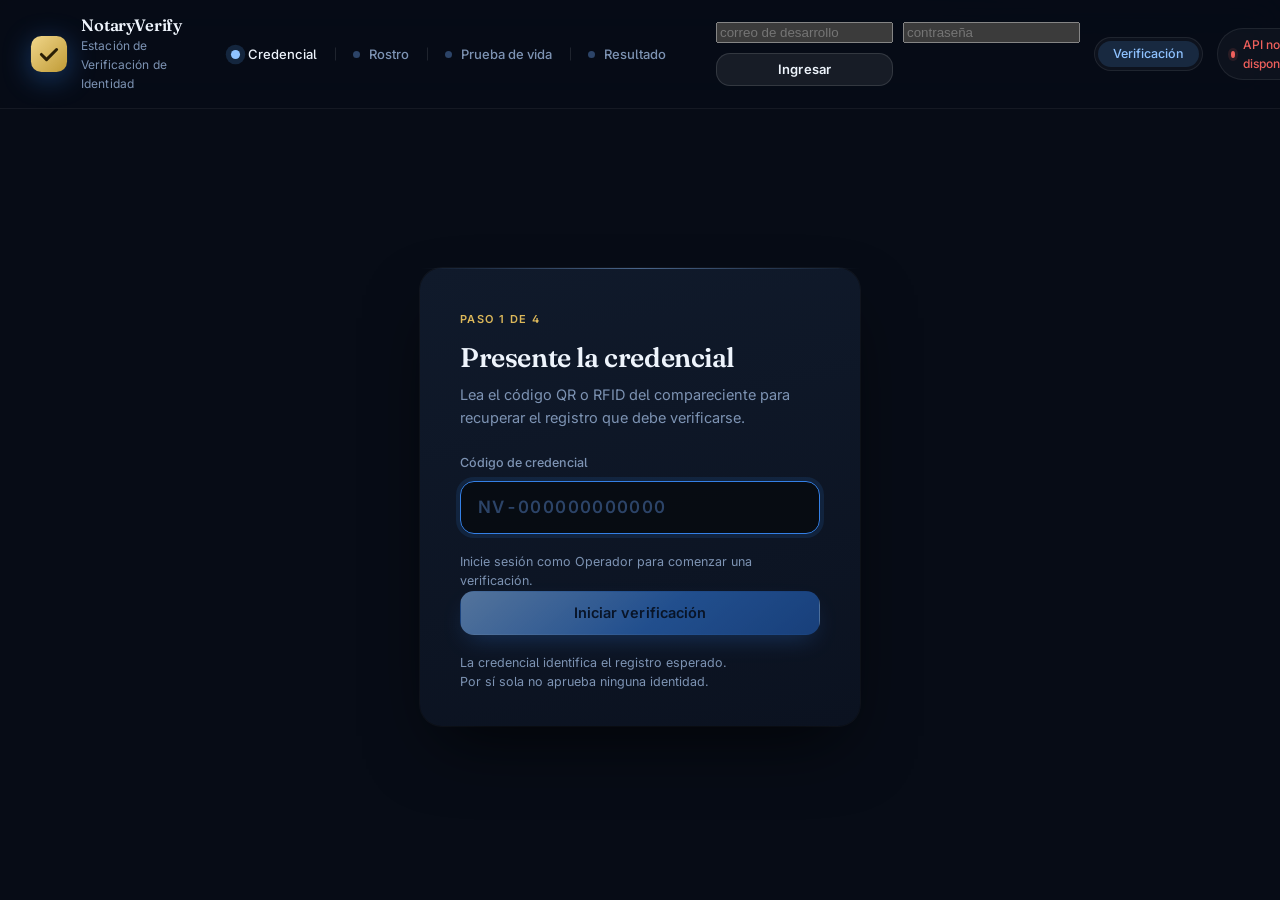
<file: frontend/index.html>
<!doctype html>
<html lang="es">
<head>
<meta charset="utf-8" />
<meta name="viewport" content="width=device-width, initial-scale=1" />
<title>NotaryVerify — Estación de Verificación</title>
<link rel="preconnect" href="https://fonts.googleapis.com" />
<link rel="preconnect" href="https://fonts.gstatic.com" crossorigin />
<link href="https://fonts.googleapis.com/css2?family=Inter:wght@400;500;600;700&family=Fraunces:opsz,wght@9..144,500;9..144,600&display=swap" rel="stylesheet" />
<link rel="stylesheet" href="estilos.css" />
</head>
<body>

<div class="resplandor" aria-hidden="true"></div>

<header class="barra">
  <div class="marca">
    <svg class="marca__sello" viewBox="0 0 40 40" aria-hidden="true">
      <defs>
        <linearGradient id="gradSello" x1="0" y1="0" x2="1" y2="1">
          <stop offset="0%" stop-color="#f0d68a" />
          <stop offset="100%" stop-color="#c09b36" />
        </linearGradient>
      </defs>
      <rect x="1" y="1" width="38" height="38" rx="11" fill="url(#gradSello)" />
      <path d="M12 20.5l5.4 5.4L28 15.3" fill="none" stroke="#2a1f06"
            stroke-width="3.2" stroke-linecap="round" stroke-linejoin="round" />
    </svg>
    <div class="marca__texto">
      <strong>NotaryVerify</strong>
      <span>Estación de Verificación de Identidad</span>
    </div>
  </div>

  <ol class="pasos" id="pasos">
    <li class="paso" data-paso="1"><i class="paso__punto"></i><span>Credencial</span></li>
    <li class="paso" data-paso="2"><i class="paso__punto"></i><span>Rostro</span></li>
    <li class="paso" data-paso="3"><i class="paso__punto"></i><span>Prueba de vida</span></li>
    <li class="paso" data-paso="4"><i class="paso__punto"></i><span>Resultado</span></li>
  </ol>

  <div class="barra__final">
    <form id="form-login" class="acciones--par" aria-label="Inicio de sesión local">
      <input id="login-correo" type="email" placeholder="correo de desarrollo" autocomplete="username" required />
      <input id="login-password" type="password" placeholder="contraseña" autocomplete="current-password" required />
      <button class="boton boton--sutil boton--compacto" type="submit">Ingresar</button>
    </form>
    <div id="sesion-activa" class="acciones--par" hidden>
      <span id="sesion-usuario"></span>
      <button class="boton boton--fantasma boton--compacto" id="boton-logout" type="button">Salir</button>
    </div>
    <div class="modos" role="tablist">
      <button class="modo modo--activo" id="modo-verificar" role="tab">Verificación</button>
      <button class="modo" id="modo-administrar" role="tab">Administración</button>
    </div>
    <p class="alerta" id="error-login" hidden></p>
    <div class="conexion" id="conexion">
      <span class="conexion__punto"></span>
      <span id="texto-api">conectando</span>
    </div>
  </div>
</header>

<main class="escenario">

  <!-- ══════════════ PASO 1 · CREDENCIAL ══════════════ -->
  <section class="pantalla pantalla--activa" id="pantalla-credencial">
    <div class="panel panel--angosto">
      <span class="etiqueta">Paso 1 de 4</span>
      <h1 class="titulo">Presente la credencial</h1>
      <p class="guia">Lea el código QR o RFID del compareciente para recuperar el registro que debe verificarse.</p>

      <label class="campo">
        <span class="campo__nombre">Código de credencial</span>
        <input id="entrada-codigo" type="text" placeholder="NV-000000000000"
               autocomplete="off" spellcheck="false" />
      </label>

      <p class="alerta" id="error-credencial" hidden></p>
      <p class="pie" id="aviso-sesion">Inicie sesión como Operador para comenzar una verificación.</p>

      <button class="boton boton--principal boton--ancho" id="boton-iniciar">
        <span class="boton__texto">Iniciar verificación</span>
      </button>

      <p class="pie">La credencial identifica el registro esperado.<br />Por sí sola no aprueba ninguna identidad.</p>
    </div>
  </section>

  <!-- ══════════════ PASO 2 · ROSTRO ══════════════ -->
  <section class="pantalla" id="pantalla-rostro">
    <div class="panel panel--captura">

      <div class="visor" id="visor-rostro">
        <video id="video-rostro" class="visor__video" autoplay playsinline muted></video>
        <svg class="visor__guia" viewBox="0 0 400 300" preserveAspectRatio="none" aria-hidden="true">
          <mask id="mascaraRostro">
            <rect width="400" height="300" fill="#fff" />
            <ellipse cx="200" cy="143" rx="86" ry="116" fill="#000" />
          </mask>
          <rect width="400" height="300" fill="rgba(4,8,16,.62)" mask="url(#mascaraRostro)" />
          <ellipse cx="200" cy="143" rx="86" ry="116" class="visor__ovalo" />
        </svg>
        <div class="visor__esquinas" aria-hidden="true"><i></i><i></i><i></i><i></i></div>
        <div class="visor__barrido" aria-hidden="true"></div>

        <div class="visor__caido" id="sin-camara-rostro" hidden>
          <strong>Cámara no disponible</strong>
          <p class="pie" id="motivo-camara-rostro"></p>
          <label class="boton boton--sutil">
            Subir una fotografía
            <input type="file" accept="image/jpeg,image/png" id="archivo-rostro" hidden />
          </label>
        </div>
      </div>

      <div class="lateral">
        <span class="etiqueta">Paso 2 de 4</span>
        <h1 class="titulo">Captura facial</h1>
        <p class="guia">Sitúe el rostro dentro del óvalo, de frente y con buena iluminación.</p>

        <ul class="consejos">
          <li>Retire gafas oscuras, gorras o mascarillas</li>
          <li>Evite contraluces y sombras marcadas</li>
          <li>Mire directamente a la cámara</li>
        </ul>

        <p class="alerta" id="error-rostro" hidden></p>

        <div class="lateral__acciones">
          <button class="boton boton--principal boton--ancho" id="boton-capturar-rostro">
            <span class="boton__texto">Capturar rostro</span>
          </button>
          <button class="boton boton--fantasma boton--ancho" data-volver>Cancelar</button>
        </div>
      </div>

    </div>
  </section>

  <!-- ══════════════ PASO 3 · PRUEBA DE VIDA ══════════════ -->
  <section class="pantalla" id="pantalla-vida">
    <div class="panel panel--captura">

      <div class="visor" id="visor-vida">
        <video id="video-vida" class="visor__video" autoplay playsinline muted></video>
        <svg class="visor__guia" viewBox="0 0 400 300" preserveAspectRatio="none" aria-hidden="true">
          <mask id="mascaraVida">
            <rect width="400" height="300" fill="#fff" />
            <ellipse cx="200" cy="143" rx="86" ry="116" fill="#000" />
          </mask>
          <rect width="400" height="300" fill="rgba(4,8,16,.62)" mask="url(#mascaraVida)" />
          <ellipse cx="200" cy="143" rx="86" ry="116" class="visor__ovalo" />
        </svg>
        <div class="visor__esquinas" aria-hidden="true"><i></i><i></i><i></i><i></i></div>

        <div class="cuenta" id="cuenta" hidden>
          <svg class="cuenta__anillo" viewBox="0 0 120 120" aria-hidden="true">
            <circle class="cuenta__pista" cx="60" cy="60" r="52" />
            <circle class="cuenta__avance" cx="60" cy="60" r="52" id="cuenta-avance" />
          </svg>
          <span class="cuenta__cifra" id="cuenta-cifra">3</span>
          <span class="cuenta__orden" id="cuenta-orden" hidden></span>
        </div>

        <div class="visor__caido" id="sin-camara-vida" hidden>
          <strong>Cámara no disponible</strong>
          <p class="pie" id="motivo-camara-vida">La prueba experimental requiere cámara en vivo; reinicie el permiso o la verificación.</p>
        </div>
      </div>

      <div class="lateral">
        <span class="etiqueta">Paso 3 de 4</span>
        <h1 class="titulo">Prueba de vida</h1>
        <p class="guia">El sistema solicita una acción aleatoria y temporal. Realícela con cámara en vivo cuando el contador llegue a cero.</p>
        <p class="pie">Mecanismo experimental: rechaza acciones no detectadas, pero no certifica resistencia frente a toda reproducción física o en pantalla.</p>

        <div class="desafio">
          <span class="desafio__cabecera">
            <i class="desafio__chispa"></i> Acción solicitada
          </span>
          <strong class="desafio__accion" id="texto-accion">—</strong>
          <span class="desafio__detalle" id="detalle-accion"></span>
        </div>

        <p class="alerta" id="error-vida" hidden></p>

        <div class="lateral__acciones">
          <button class="boton boton--principal boton--ancho" id="boton-ejecutar-vida">
            <span class="boton__texto">Comenzar</span>
          </button>
          <button class="boton boton--fantasma boton--ancho" id="boton-otra-accion">Solicitar otro desafío</button>
        </div>
      </div>

    </div>
  </section>

  <!-- ══════════════ PASO 4 · RESULTADO ══════════════ -->
  <section class="pantalla" id="pantalla-resultado">
    <div class="panel panel--veredicto" id="veredicto">
      <span class="etiqueta">Paso 4 de 4 · Resultado</span>

      <div class="sello" id="sello">
        <svg class="sello__anillo" viewBox="0 0 120 120" aria-hidden="true">
          <circle class="sello__aro" cx="60" cy="60" r="54" />
        </svg>
        <span class="sello__glifo" id="sello-glifo"></span>
      </div>

      <h1 class="titulo titulo--veredicto" id="veredicto-titulo">—</h1>
      <p class="guia guia--centro" id="veredicto-motivo"></p>

      <ul class="factores" id="factores"></ul>

      <details class="expediente">
        <summary>Detalle de la sesión</summary>
        <dl id="detalle-lista"></dl>
      </details>

      <!-- Trámite simulado: solo se habilita con identidad verificada (RN-06)
           y con un documento de integridad vigente (RN-08). -->
      <section class="tramite" id="tramite" hidden aria-labelledby="tramite-titulo">
        <h2 class="tramite__titulo" id="tramite-titulo">Trámite simulado SID-Sunarp</h2>
        <p class="pie tramite__aviso">
          Simulador académico: no se conecta con SID-Sunarp ni con ningún servicio
          institucional real. El estado del trámite es independiente del resultado
          de la verificación y no lo modifica.
        </p>

        <div id="tramite-documento">
          <label class="campo campo--texto">
            <span class="campo__nombre">Documento ficticio del trámite</span>
            <textarea id="tramite-contenido" rows="3" maxlength="2000"
                      spellcheck="false">Minuta ficticia de prueba académica.</textarea>
          </label>
          <button class="boton boton--fantasma boton--ancho" id="boton-documento">
            <span class="boton__texto">Registrar documento</span>
          </button>
        </div>

        <div id="tramite-envio" hidden>
          <p class="exito" id="tramite-integridad"></p>
          <label class="campo campo--texto">
            <span class="campo__nombre">Escenario del simulador</span>
            <select id="tramite-escenario">
              <option value="DISPONIBLE">Servicio disponible</option>
              <option value="RECHAZADO">Trámite rechazado por el servicio</option>
              <option value="SERVICIO_NO_DISPONIBLE">Servicio no disponible</option>
              <option value="TIEMPO_AGOTADO">Tiempo de espera agotado</option>
              <option value="RESPUESTA_INVALIDA">Respuesta inválida</option>
              <option value="ERROR_INTERNO">Error interno del servicio</option>
            </select>
          </label>
          <button class="boton boton--principal boton--ancho" id="boton-tramite">
            <span class="boton__texto">Enviar trámite simulado</span>
          </button>
        </div>

        <div class="tramite__estado" id="tramite-estado" role="status" hidden>
          <strong id="tramite-estado-titulo"></strong>
          <span id="tramite-estado-motivo"></span>
        </div>
        <dl class="tramite__evidencia" id="tramite-evidencia" hidden></dl>
        <p class="alerta" id="error-tramite" hidden></p>
      </section>

      <button class="boton boton--principal boton--ancho" id="boton-nueva">
        <span class="boton__texto">Nueva verificación</span>
      </button>

      <p class="pie pie--legal">
        Prototipo académico. Un resultado favorable significa únicamente que se superaron
        los mecanismos experimentales configurados; no tiene valor de identificación legal.
      </p>
    </div>
  </section>

  <!-- ══════════════ ADMINISTRACIÓN ══════════════ -->
  <section class="pantalla" id="pantalla-admin">
    <div class="admin">

      <nav class="subnav" role="tablist">
        <button class="subnav__ficha subnav__ficha--activa" data-seccion="identidades" role="tab">
          Identidades <span class="subnav__cifra" id="cifra-identidades">—</span>
        </button>
        <button class="subnav__ficha" data-seccion="credenciales" role="tab">
          Credenciales <span class="subnav__cifra" id="cifra-credenciales">—</span>
        </button>
        <button class="subnav__ficha" data-seccion="auditoria" role="tab">Auditoría</button>
      </nav>

      <!-- ───── Identidades ───── -->
      <div class="seccion seccion--activa" id="seccion-identidades">
        <div class="panel panel--admin">

          <!-- Vista: padrón -->
          <div class="vista vista--activa" id="vista-padron">
            <div class="cabecera-panel">
              <div>
                <span class="etiqueta">Padrón</span>
                <h2 class="titulo">Identidades registradas</h2>
                <p class="guia">Una identidad pasa a BLOQUEADA tras tres verificaciones fallidas consecutivas (RN-05).</p>
              </div>
              <div class="acciones--cabecera">
                <button class="boton boton--sutil boton--compacto" id="boton-refrescar-padron">
                  <span class="boton__texto">Actualizar</span>
                </button>
                <button class="boton boton--principal boton--compacto" id="boton-nueva-identidad">
                  <span class="boton__texto">Registrar identidad</span>
                </button>
              </div>
            </div>

            <div class="tabla-envoltura tabla-envoltura--alta" id="padron-envoltura" hidden>
              <table class="tabla tabla--padron">
                <thead>
                  <tr>
                    <th>Nombre ficticio</th>
                    <th>Documento</th>
                    <th>Estado</th>
                    <th class="tabla__centro">Credenciales</th>
                    <th>Registrada</th>
                    <th class="tabla__derecha">Acciones</th>
                  </tr>
                </thead>
                <tbody id="padron-filas"></tbody>
              </table>
            </div>

            <p class="alerta" id="error-padron" hidden></p>
            <p class="vacio" id="padron-vacio" hidden>
              Todavía no hay identidades registradas. Use «Registrar identidad» para crear la primera.
            </p>
          </div>

          <!-- Vista: enrolamiento -->
          <div class="vista" id="vista-enrolar">
            <div class="cabecera-panel">
              <div>
                <span class="etiqueta">Enrolamiento</span>
                <h2 class="titulo">Registrar identidad</h2>
                <p class="guia">Toda muestra biométrica exige el consentimiento expreso del participante.</p>
              </div>
              <button class="boton boton--fantasma boton--compacto" id="boton-cancelar-enrolar">Volver al padrón</button>
            </div>

            <div class="formulario">
              <div class="tramo">
                <span class="tramo__num">1</span>
                <div class="tramo__cuerpo">
                  <h3 class="tramo__titulo">Consentimiento del participante</h3>
                  <div class="pareja">
                    <label class="campo">
                      <span class="campo__nombre">ID del participante voluntario</span>
                      <input id="adm-participante" type="text" placeholder="VOLUNTARIO-01" autocomplete="off" />
                    </label>
                    <label class="campo">
                      <span class="campo__nombre">Alcance del consentimiento</span>
                      <input id="adm-alcance" type="text" value="PRUEBAS ACADEMICAS NOTARYVERIFY 2026-II" autocomplete="off" />
                    </label>
                  </div>
                  <button class="boton boton--sutil" id="boton-consentimiento">
                    <span class="boton__texto">Otorgar consentimiento</span>
                  </button>
                </div>
              </div>

              <div class="tramo">
                <span class="tramo__num">2</span>
                <div class="tramo__cuerpo">
                  <h3 class="tramo__titulo">Datos e imagen de referencia</h3>
                  <div class="enrolar">
                    <div class="enrolar__datos">
                      <div class="pareja">
                        <label class="campo">
                          <span class="campo__nombre">Nombre ficticio</span>
                          <input id="adm-nombre" type="text" placeholder="PERSONA-001" autocomplete="off" />
                        </label>
                        <label class="campo">
                          <span class="campo__nombre">Documento ficticio</span>
                          <input id="adm-documento" type="text" placeholder="00000001" autocomplete="off" />
                        </label>
                      </div>
                      <label class="marca-verificacion">
                        <input type="checkbox" id="adm-ficticio" />
                        <span>Confirmo que los datos son ficticios y que el participante otorgó su consentimiento</span>
                      </label>
                    </div>

                    <div class="enrolar__camara">
                      <span class="campo__nombre">Fotografía de referencia</span>
                      <div class="visor visor--miniatura" id="visor-enrolar">
                        <video id="video-enrolar" class="visor__video" autoplay playsinline muted></video>
                        <img class="visor__tomada" id="foto-tomada" alt="Fotografía capturada" hidden />
                        <div class="visor__caido" id="sin-camara-enrolar" hidden>
                          <strong>Sin cámara</strong>
                          <p class="pie" id="motivo-camara-enrolar"></p>
                        </div>
                      </div>
                      <div class="acciones--par">
                        <button class="boton boton--sutil boton--compacto" id="boton-tomar-foto">
                          <span class="boton__texto">Tomar fotografía</span>
                        </button>
                        <label class="boton boton--fantasma boton--compacto">
                          Subir archivo
                          <input type="file" accept="image/jpeg,image/png" id="adm-archivo" hidden />
                        </label>
                      </div>
                    </div>
                  </div>
                </div>
              </div>
            </div>

            <p class="alerta" id="error-admin-identidad" hidden></p>
            <p class="exito" id="ok-admin-identidad" hidden></p>

            <button class="boton boton--principal boton--ancho" id="boton-registrar-identidad">
              <span class="boton__texto">Registrar identidad</span>
            </button>
          </div>

        </div>
      </div>

      <!-- ───── Credenciales ───── -->
      <div class="seccion" id="seccion-credenciales">
        <div class="panel panel--admin">

          <!-- Vista: listado -->
          <div class="vista vista--activa" id="vista-credenciales">
            <div class="cabecera-panel">
              <div>
                <span class="etiqueta">Listado</span>
                <h2 class="titulo">Credenciales emitidas</h2>
                <p class="guia">Una credencial revocada nunca habilita una verificación (RN-04).</p>
              </div>
              <div class="acciones--cabecera">
                <button class="boton boton--sutil boton--compacto" id="boton-refrescar-credenciales">
                  <span class="boton__texto">Actualizar</span>
                </button>
                <button class="boton boton--principal boton--compacto" id="boton-nueva-credencial">
                  <span class="boton__texto">Emitir credencial</span>
                </button>
              </div>
            </div>

            <div class="tabla-envoltura tabla-envoltura--alta" id="credenciales-envoltura" hidden>
              <table class="tabla">
                <thead>
                  <tr>
                    <th>Código</th>
                    <th>Identidad</th>
                    <th>Tipo</th>
                    <th>Estado</th>
                    <th>Emitida</th>
                    <th class="tabla__derecha">Acciones</th>
                  </tr>
                </thead>
                <tbody id="credenciales-filas"></tbody>
              </table>
            </div>

            <p class="alerta" id="error-credenciales" hidden></p>
            <p class="vacio" id="credenciales-vacio" hidden>
              Todavía no se ha emitido ninguna credencial.
            </p>
          </div>

          <!-- Vista: emisión -->
          <div class="vista" id="vista-emitir">
            <div class="cabecera-panel">
              <div>
                <span class="etiqueta">Emisión</span>
                <h2 class="titulo">Emitir credencial</h2>
                <p class="guia">La credencial identifica el registro a verificar. Por sí sola no aprueba ninguna identidad.</p>
              </div>
              <button class="boton boton--fantasma boton--compacto" id="boton-cancelar-emitir">Volver al listado</button>
            </div>

            <div class="emision">
              <div class="emision__campo">
                <label class="campo">
                  <span class="campo__nombre">ID de identidad</span>
                  <input id="adm-id-identidad" type="text" placeholder="Elíjala desde el padrón" autocomplete="off" />
                </label>
                <button class="boton boton--principal boton--ancho" id="boton-emitir">
                  <span class="boton__texto">Emitir credencial QR</span>
                </button>
                <p class="pie">Puede llegar aquí con el identificador ya cargado usando el botón «Credencial» del padrón.</p>
              </div>

              <div class="credencial" id="credencial-emitida" hidden>
                <img class="credencial__qr" id="credencial-qr" alt="Código QR de la credencial" />
                <div class="credencial__datos">
                  <span class="campo__nombre">Código emitido</span>
                  <strong class="credencial__codigo" id="credencial-codigo">—</strong>
                  <div class="acciones--par">
                    <button class="boton boton--sutil boton--compacto" id="boton-usar-codigo">Usar en verificación</button>
                    <button class="boton boton--fantasma boton--compacto" id="boton-copiar-codigo">Copiar</button>
                  </div>
                </div>
              </div>
            </div>

            <p class="alerta" id="error-admin-credencial" hidden></p>
            <p class="exito" id="ok-admin-credencial" hidden></p>
          </div>

        </div>
      </div>

      <!-- ───── Auditoría ───── -->
      <div class="seccion" id="seccion-auditoria">
        <div class="panel panel--admin">
          <div class="cabecera-panel">
            <div>
              <span class="etiqueta">Auditoría</span>
              <h2 class="titulo">Bitácora criptográfica</h2>
              <p class="guia">Cada evento incorpora el hash del anterior. Alterar cualquier registro rompe la cadena a partir de ese punto.</p>
            </div>
            <div class="acciones--cabecera">
              <button class="boton boton--sutil boton--compacto" id="boton-listar-eventos">
                <span class="boton__texto">Listar eventos</span>
              </button>
              <button class="boton boton--principal boton--compacto" id="boton-verificar-cadena">
                <span class="boton__texto">Verificar cadena</span>
              </button>
            </div>
          </div>

          <div class="cadena" id="cadena-estado" hidden></div>

          <div class="tabla-envoltura tabla-envoltura--alta" id="tabla-envoltura" hidden>
            <table class="tabla">
              <thead>
                <tr>
                  <th class="tabla__centro">#</th>
                  <th>Evento</th>
                  <th>Hash anterior</th>
                  <th>Hash actual</th>
                </tr>
              </thead>
              <tbody id="tabla-eventos"></tbody>
            </table>
          </div>

          <p class="alerta" id="error-admin-auditoria" hidden></p>
        </div>
      </div>

    </div>
  </section>

</main>

<canvas id="lienzo" hidden></canvas>

<script src="app.js"></script>
</body>
</html>
</file>
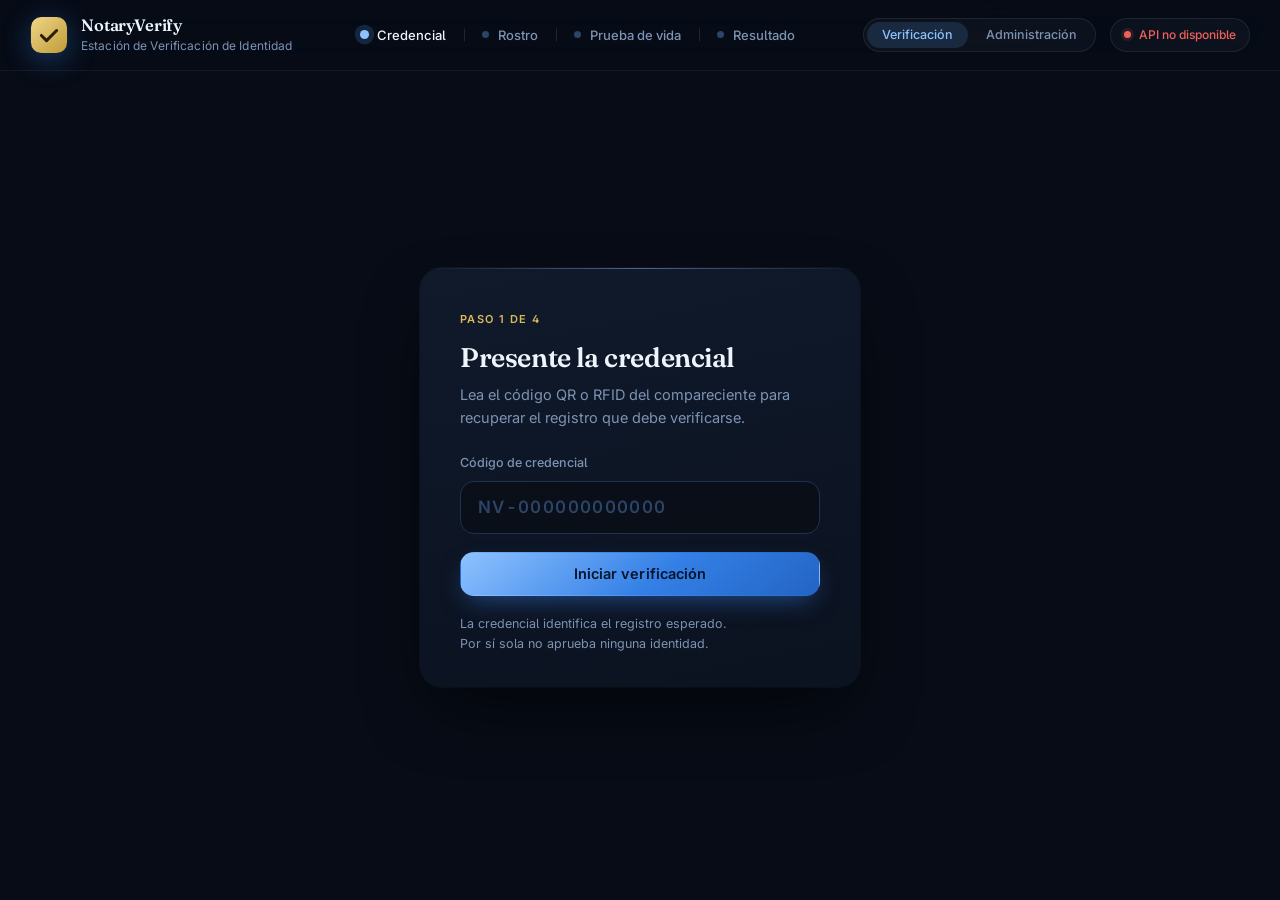
<file: frontend/app/index.html>
<!doctype html>
<html lang="es">
<head>
<meta charset="utf-8" />
<meta name="viewport" content="width=device-width, initial-scale=1" />
<title>NotaryVerify — Estación de Verificación</title>
<link rel="preconnect" href="https://fonts.googleapis.com" />
<link rel="preconnect" href="https://fonts.gstatic.com" crossorigin />
<link href="https://fonts.googleapis.com/css2?family=Inter:wght@400;500;600;700&family=Fraunces:opsz,wght@9..144,500;9..144,600&display=swap" rel="stylesheet" />
<link rel="stylesheet" href="estilos.css" />
</head>
<body>

<div class="resplandor" aria-hidden="true"></div>

<header class="barra">
  <div class="marca">
    <svg class="marca__sello" viewBox="0 0 40 40" aria-hidden="true">
      <defs>
        <linearGradient id="gradSello" x1="0" y1="0" x2="1" y2="1">
          <stop offset="0%" stop-color="#f0d68a" />
          <stop offset="100%" stop-color="#c09b36" />
        </linearGradient>
      </defs>
      <rect x="1" y="1" width="38" height="38" rx="11" fill="url(#gradSello)" />
      <path d="M12 20.5l5.4 5.4L28 15.3" fill="none" stroke="#2a1f06"
            stroke-width="3.2" stroke-linecap="round" stroke-linejoin="round" />
    </svg>
    <div class="marca__texto">
      <strong>NotaryVerify</strong>
      <span>Estación de Verificación de Identidad</span>
    </div>
  </div>

  <ol class="pasos" id="pasos">
    <li class="paso" data-paso="1"><i class="paso__punto"></i><span>Credencial</span></li>
    <li class="paso" data-paso="2"><i class="paso__punto"></i><span>Rostro</span></li>
    <li class="paso" data-paso="3"><i class="paso__punto"></i><span>Prueba de vida</span></li>
    <li class="paso" data-paso="4"><i class="paso__punto"></i><span>Resultado</span></li>
  </ol>

  <div class="barra__final">
    <div class="modos" role="tablist">
      <button class="modo modo--activo" id="modo-verificar" role="tab">Verificación</button>
      <button class="modo" id="modo-administrar" role="tab">Administración</button>
    </div>
    <div class="conexion" id="conexion">
      <span class="conexion__punto"></span>
      <span id="texto-api">conectando</span>
    </div>
  </div>
</header>

<main class="escenario">

  <!-- ══════════════ PASO 1 · CREDENCIAL ══════════════ -->
  <section class="pantalla pantalla--activa" id="pantalla-credencial">
    <div class="panel panel--angosto">
      <span class="etiqueta">Paso 1 de 4</span>
      <h1 class="titulo">Presente la credencial</h1>
      <p class="guia">Lea el código QR o RFID del compareciente para recuperar el registro que debe verificarse.</p>

      <label class="campo">
        <span class="campo__nombre">Código de credencial</span>
        <input id="entrada-codigo" type="text" placeholder="NV-000000000000"
               autocomplete="off" spellcheck="false" />
      </label>

      <p class="alerta" id="error-credencial" hidden></p>

      <button class="boton boton--principal boton--ancho" id="boton-iniciar">
        <span class="boton__texto">Iniciar verificación</span>
      </button>

      <p class="pie">La credencial identifica el registro esperado.<br />Por sí sola no aprueba ninguna identidad.</p>
    </div>
  </section>

  <!-- ══════════════ PASO 2 · ROSTRO ══════════════ -->
  <section class="pantalla" id="pantalla-rostro">
    <div class="panel panel--captura">

      <div class="visor" id="visor-rostro">
        <video id="video-rostro" class="visor__video" autoplay playsinline muted></video>
        <svg class="visor__guia" viewBox="0 0 400 300" preserveAspectRatio="none" aria-hidden="true">
          <mask id="mascaraRostro">
            <rect width="400" height="300" fill="#fff" />
            <ellipse cx="200" cy="143" rx="86" ry="116" fill="#000" />
          </mask>
          <rect width="400" height="300" fill="rgba(4,8,16,.62)" mask="url(#mascaraRostro)" />
          <ellipse cx="200" cy="143" rx="86" ry="116" class="visor__ovalo" />
        </svg>
        <div class="visor__esquinas" aria-hidden="true"><i></i><i></i><i></i><i></i></div>
        <div class="visor__barrido" aria-hidden="true"></div>

        <div class="visor__caido" id="sin-camara-rostro" hidden>
          <strong>Cámara no disponible</strong>
          <p class="pie" id="motivo-camara-rostro"></p>
          <label class="boton boton--sutil">
            Subir una fotografía
            <input type="file" accept="image/jpeg,image/png" id="archivo-rostro" hidden />
          </label>
        </div>
      </div>

      <div class="lateral">
        <span class="etiqueta">Paso 2 de 4</span>
        <h1 class="titulo">Captura facial</h1>
        <p class="guia">Sitúe el rostro dentro del óvalo, de frente y con buena iluminación.</p>

        <ul class="consejos">
          <li>Retire gafas oscuras, gorras o mascarillas</li>
          <li>Evite contraluces y sombras marcadas</li>
          <li>Mire directamente a la cámara</li>
        </ul>

        <p class="alerta" id="error-rostro" hidden></p>

        <div class="lateral__acciones">
          <button class="boton boton--principal boton--ancho" id="boton-capturar-rostro">
            <span class="boton__texto">Capturar rostro</span>
          </button>
          <button class="boton boton--fantasma boton--ancho" data-volver>Cancelar</button>
        </div>
      </div>

    </div>
  </section>

  <!-- ══════════════ PASO 3 · PRUEBA DE VIDA ══════════════ -->
  <section class="pantalla" id="pantalla-vida">
    <div class="panel panel--captura">

      <div class="visor" id="visor-vida">
        <video id="video-vida" class="visor__video" autoplay playsinline muted></video>
        <svg class="visor__guia" viewBox="0 0 400 300" preserveAspectRatio="none" aria-hidden="true">
          <mask id="mascaraVida">
            <rect width="400" height="300" fill="#fff" />
            <ellipse cx="200" cy="143" rx="86" ry="116" fill="#000" />
          </mask>
          <rect width="400" height="300" fill="rgba(4,8,16,.62)" mask="url(#mascaraVida)" />
          <ellipse cx="200" cy="143" rx="86" ry="116" class="visor__ovalo" />
        </svg>
        <div class="visor__esquinas" aria-hidden="true"><i></i><i></i><i></i><i></i></div>

        <div class="cuenta" id="cuenta" hidden>
          <svg class="cuenta__anillo" viewBox="0 0 120 120" aria-hidden="true">
            <circle class="cuenta__pista" cx="60" cy="60" r="52" />
            <circle class="cuenta__avance" cx="60" cy="60" r="52" id="cuenta-avance" />
          </svg>
          <span class="cuenta__cifra" id="cuenta-cifra">3</span>
          <span class="cuenta__orden" id="cuenta-orden" hidden></span>
        </div>

        <div class="visor__caido" id="sin-camara-vida" hidden>
          <strong>Cámara no disponible</strong>
          <p class="pie" id="motivo-camara-vida"></p>
          <label class="boton boton--sutil">
            Subir una fotografía
            <input type="file" accept="image/jpeg,image/png" id="archivo-vida" hidden />
          </label>
        </div>
      </div>

      <div class="lateral">
        <span class="etiqueta">Paso 3 de 4</span>
        <h1 class="titulo">Prueba de vida</h1>
        <p class="guia">El sistema solicita una acción elegida al azar. Realícela cuando el contador llegue a cero.</p>

        <div class="desafio">
          <span class="desafio__cabecera">
            <i class="desafio__chispa"></i> Acción solicitada
          </span>
          <strong class="desafio__accion" id="texto-accion">—</strong>
          <span class="desafio__detalle" id="detalle-accion"></span>
        </div>

        <p class="alerta" id="error-vida" hidden></p>

        <div class="lateral__acciones">
          <button class="boton boton--principal boton--ancho" id="boton-ejecutar-vida">
            <span class="boton__texto">Comenzar</span>
          </button>
          <button class="boton boton--fantasma boton--ancho" id="boton-otra-accion">Sortear otra acción</button>
        </div>
      </div>

    </div>
  </section>

  <!-- ══════════════ PASO 4 · RESULTADO ══════════════ -->
  <section class="pantalla" id="pantalla-resultado">
    <div class="panel panel--veredicto" id="veredicto">
      <span class="etiqueta">Paso 4 de 4 · Resultado</span>

      <div class="sello" id="sello">
        <svg class="sello__anillo" viewBox="0 0 120 120" aria-hidden="true">
          <circle class="sello__aro" cx="60" cy="60" r="54" />
        </svg>
        <span class="sello__glifo" id="sello-glifo"></span>
      </div>

      <h1 class="titulo titulo--veredicto" id="veredicto-titulo">—</h1>
      <p class="guia guia--centro" id="veredicto-motivo"></p>

      <ul class="factores" id="factores"></ul>

      <details class="expediente">
        <summary>Detalle de la sesión</summary>
        <dl id="detalle-lista"></dl>
      </details>

      <button class="boton boton--principal boton--ancho" id="boton-nueva">
        <span class="boton__texto">Nueva verificación</span>
      </button>

      <p class="pie pie--legal">
        Prototipo académico. Un resultado favorable significa únicamente que se superaron
        los mecanismos experimentales configurados; no tiene valor de identificación legal.
      </p>
    </div>
  </section>

  <!-- ══════════════ ADMINISTRACIÓN ══════════════ -->
  <section class="pantalla" id="pantalla-admin">
    <div class="admin">

      <nav class="subnav" role="tablist">
        <button class="subnav__ficha subnav__ficha--activa" data-seccion="identidades" role="tab">
          Identidades <span class="subnav__cifra" id="cifra-identidades">—</span>
        </button>
        <button class="subnav__ficha" data-seccion="credenciales" role="tab">
          Credenciales <span class="subnav__cifra" id="cifra-credenciales">—</span>
        </button>
        <button class="subnav__ficha" data-seccion="auditoria" role="tab">Auditoría</button>
      </nav>

      <!-- ───── Identidades ───── -->
      <div class="seccion seccion--activa" id="seccion-identidades">
        <div class="panel panel--admin">

          <!-- Vista: padrón -->
          <div class="vista vista--activa" id="vista-padron">
            <div class="cabecera-panel">
              <div>
                <span class="etiqueta">Padrón</span>
                <h2 class="titulo">Identidades registradas</h2>
                <p class="guia">Una identidad pasa a BLOQUEADA tras tres verificaciones fallidas consecutivas (RN-05).</p>
              </div>
              <div class="acciones--cabecera">
                <button class="boton boton--sutil boton--compacto" id="boton-refrescar-padron">
                  <span class="boton__texto">Actualizar</span>
                </button>
                <button class="boton boton--principal boton--compacto" id="boton-nueva-identidad">
                  <span class="boton__texto">Registrar identidad</span>
                </button>
              </div>
            </div>

            <div class="tabla-envoltura tabla-envoltura--alta" id="padron-envoltura" hidden>
              <table class="tabla tabla--padron">
                <thead>
                  <tr>
                    <th>Nombre ficticio</th>
                    <th>Documento</th>
                    <th>Estado</th>
                    <th class="tabla__centro">Credenciales</th>
                    <th>Registrada</th>
                    <th class="tabla__derecha">Acciones</th>
                  </tr>
                </thead>
                <tbody id="padron-filas"></tbody>
              </table>
            </div>

            <p class="alerta" id="error-padron" hidden></p>
            <p class="vacio" id="padron-vacio" hidden>
              Todavía no hay identidades registradas. Use «Registrar identidad» para crear la primera.
            </p>
          </div>

          <!-- Vista: enrolamiento -->
          <div class="vista" id="vista-enrolar">
            <div class="cabecera-panel">
              <div>
                <span class="etiqueta">Enrolamiento</span>
                <h2 class="titulo">Registrar identidad</h2>
                <p class="guia">Toda muestra biométrica exige el consentimiento expreso del participante.</p>
              </div>
              <button class="boton boton--fantasma boton--compacto" id="boton-cancelar-enrolar">Volver al padrón</button>
            </div>

            <div class="formulario">
              <div class="tramo">
                <span class="tramo__num">1</span>
                <div class="tramo__cuerpo">
                  <h3 class="tramo__titulo">Consentimiento del participante</h3>
                  <div class="pareja">
                    <label class="campo">
                      <span class="campo__nombre">ID del participante voluntario</span>
                      <input id="adm-participante" type="text" placeholder="VOLUNTARIO-01" autocomplete="off" />
                    </label>
                    <label class="campo">
                      <span class="campo__nombre">Alcance del consentimiento</span>
                      <input id="adm-alcance" type="text" value="PRUEBAS ACADEMICAS NOTARYVERIFY 2026-II" autocomplete="off" />
                    </label>
                  </div>
                  <button class="boton boton--sutil" id="boton-consentimiento">
                    <span class="boton__texto">Otorgar consentimiento</span>
                  </button>
                </div>
              </div>

              <div class="tramo">
                <span class="tramo__num">2</span>
                <div class="tramo__cuerpo">
                  <h3 class="tramo__titulo">Datos e imagen de referencia</h3>
                  <div class="enrolar">
                    <div class="enrolar__datos">
                      <div class="pareja">
                        <label class="campo">
                          <span class="campo__nombre">Nombre ficticio</span>
                          <input id="adm-nombre" type="text" placeholder="PERSONA-001" autocomplete="off" />
                        </label>
                        <label class="campo">
                          <span class="campo__nombre">Documento ficticio</span>
                          <input id="adm-documento" type="text" placeholder="00000001" autocomplete="off" />
                        </label>
                      </div>
                      <label class="marca-verificacion">
                        <input type="checkbox" id="adm-ficticio" />
                        <span>Confirmo que los datos son ficticios y que el participante otorgó su consentimiento</span>
                      </label>
                    </div>

                    <div class="enrolar__camara">
                      <span class="campo__nombre">Fotografía de referencia</span>
                      <div class="visor visor--miniatura" id="visor-enrolar">
                        <video id="video-enrolar" class="visor__video" autoplay playsinline muted></video>
                        <img class="visor__tomada" id="foto-tomada" alt="Fotografía capturada" hidden />
                        <div class="visor__caido" id="sin-camara-enrolar" hidden>
                          <strong>Sin cámara</strong>
                          <p class="pie" id="motivo-camara-enrolar"></p>
                        </div>
                      </div>
                      <div class="acciones--par">
                        <button class="boton boton--sutil boton--compacto" id="boton-tomar-foto">
                          <span class="boton__texto">Tomar fotografía</span>
                        </button>
                        <label class="boton boton--fantasma boton--compacto">
                          Subir archivo
                          <input type="file" accept="image/jpeg,image/png" id="adm-archivo" hidden />
                        </label>
                      </div>
                    </div>
                  </div>
                </div>
              </div>
            </div>

            <p class="alerta" id="error-admin-identidad" hidden></p>
            <p class="exito" id="ok-admin-identidad" hidden></p>

            <button class="boton boton--principal boton--ancho" id="boton-registrar-identidad">
              <span class="boton__texto">Registrar identidad</span>
            </button>
          </div>

        </div>
      </div>

      <!-- ───── Credenciales ───── -->
      <div class="seccion" id="seccion-credenciales">
        <div class="panel panel--admin">

          <!-- Vista: listado -->
          <div class="vista vista--activa" id="vista-credenciales">
            <div class="cabecera-panel">
              <div>
                <span class="etiqueta">Listado</span>
                <h2 class="titulo">Credenciales emitidas</h2>
                <p class="guia">Una credencial revocada nunca habilita una verificación (RN-04).</p>
              </div>
              <div class="acciones--cabecera">
                <button class="boton boton--sutil boton--compacto" id="boton-refrescar-credenciales">
                  <span class="boton__texto">Actualizar</span>
                </button>
                <button class="boton boton--principal boton--compacto" id="boton-nueva-credencial">
                  <span class="boton__texto">Emitir credencial</span>
                </button>
              </div>
            </div>

            <div class="tabla-envoltura tabla-envoltura--alta" id="credenciales-envoltura" hidden>
              <table class="tabla">
                <thead>
                  <tr>
                    <th>Código</th>
                    <th>Identidad</th>
                    <th>Tipo</th>
                    <th>Estado</th>
                    <th>Emitida</th>
                    <th class="tabla__derecha">Acciones</th>
                  </tr>
                </thead>
                <tbody id="credenciales-filas"></tbody>
              </table>
            </div>

            <p class="alerta" id="error-credenciales" hidden></p>
            <p class="vacio" id="credenciales-vacio" hidden>
              Todavía no se ha emitido ninguna credencial.
            </p>
          </div>

          <!-- Vista: emisión -->
          <div class="vista" id="vista-emitir">
            <div class="cabecera-panel">
              <div>
                <span class="etiqueta">Emisión</span>
                <h2 class="titulo">Emitir credencial</h2>
                <p class="guia">La credencial identifica el registro a verificar. Por sí sola no aprueba ninguna identidad.</p>
              </div>
              <button class="boton boton--fantasma boton--compacto" id="boton-cancelar-emitir">Volver al listado</button>
            </div>

            <div class="emision">
              <div class="emision__campo">
                <label class="campo">
                  <span class="campo__nombre">ID de identidad</span>
                  <input id="adm-id-identidad" type="text" placeholder="Elíjala desde el padrón" autocomplete="off" />
                </label>
                <button class="boton boton--principal boton--ancho" id="boton-emitir">
                  <span class="boton__texto">Emitir credencial QR</span>
                </button>
                <p class="pie">Puede llegar aquí con el identificador ya cargado usando el botón «Credencial» del padrón.</p>
              </div>

              <div class="credencial" id="credencial-emitida" hidden>
                <img class="credencial__qr" id="credencial-qr" alt="Código QR de la credencial" />
                <div class="credencial__datos">
                  <span class="campo__nombre">Código emitido</span>
                  <strong class="credencial__codigo" id="credencial-codigo">—</strong>
                  <div class="acciones--par">
                    <button class="boton boton--sutil boton--compacto" id="boton-usar-codigo">Usar en verificación</button>
                    <button class="boton boton--fantasma boton--compacto" id="boton-copiar-codigo">Copiar</button>
                  </div>
                </div>
              </div>
            </div>

            <p class="alerta" id="error-admin-credencial" hidden></p>
            <p class="exito" id="ok-admin-credencial" hidden></p>
          </div>

        </div>
      </div>

      <!-- ───── Auditoría ───── -->
      <div class="seccion" id="seccion-auditoria">
        <div class="panel panel--admin">
          <div class="cabecera-panel">
            <div>
              <span class="etiqueta">Auditoría</span>
              <h2 class="titulo">Bitácora criptográfica</h2>
              <p class="guia">Cada evento incorpora el hash del anterior. Alterar cualquier registro rompe la cadena a partir de ese punto.</p>
            </div>
            <div class="acciones--cabecera">
              <button class="boton boton--sutil boton--compacto" id="boton-listar-eventos">
                <span class="boton__texto">Listar eventos</span>
              </button>
              <button class="boton boton--principal boton--compacto" id="boton-verificar-cadena">
                <span class="boton__texto">Verificar cadena</span>
              </button>
            </div>
          </div>

          <div class="cadena" id="cadena-estado" hidden></div>

          <div class="tabla-envoltura tabla-envoltura--alta" id="tabla-envoltura" hidden>
            <table class="tabla">
              <thead>
                <tr>
                  <th class="tabla__centro">#</th>
                  <th>Evento</th>
                  <th>Hash anterior</th>
                  <th>Hash actual</th>
                </tr>
              </thead>
              <tbody id="tabla-eventos"></tbody>
            </table>
          </div>

          <p class="alerta" id="error-admin-auditoria" hidden></p>
        </div>
      </div>

    </div>
  </section>

</main>

<canvas id="lienzo" hidden></canvas>

<script src="app.js"></script>
</body>
</html>
</file>
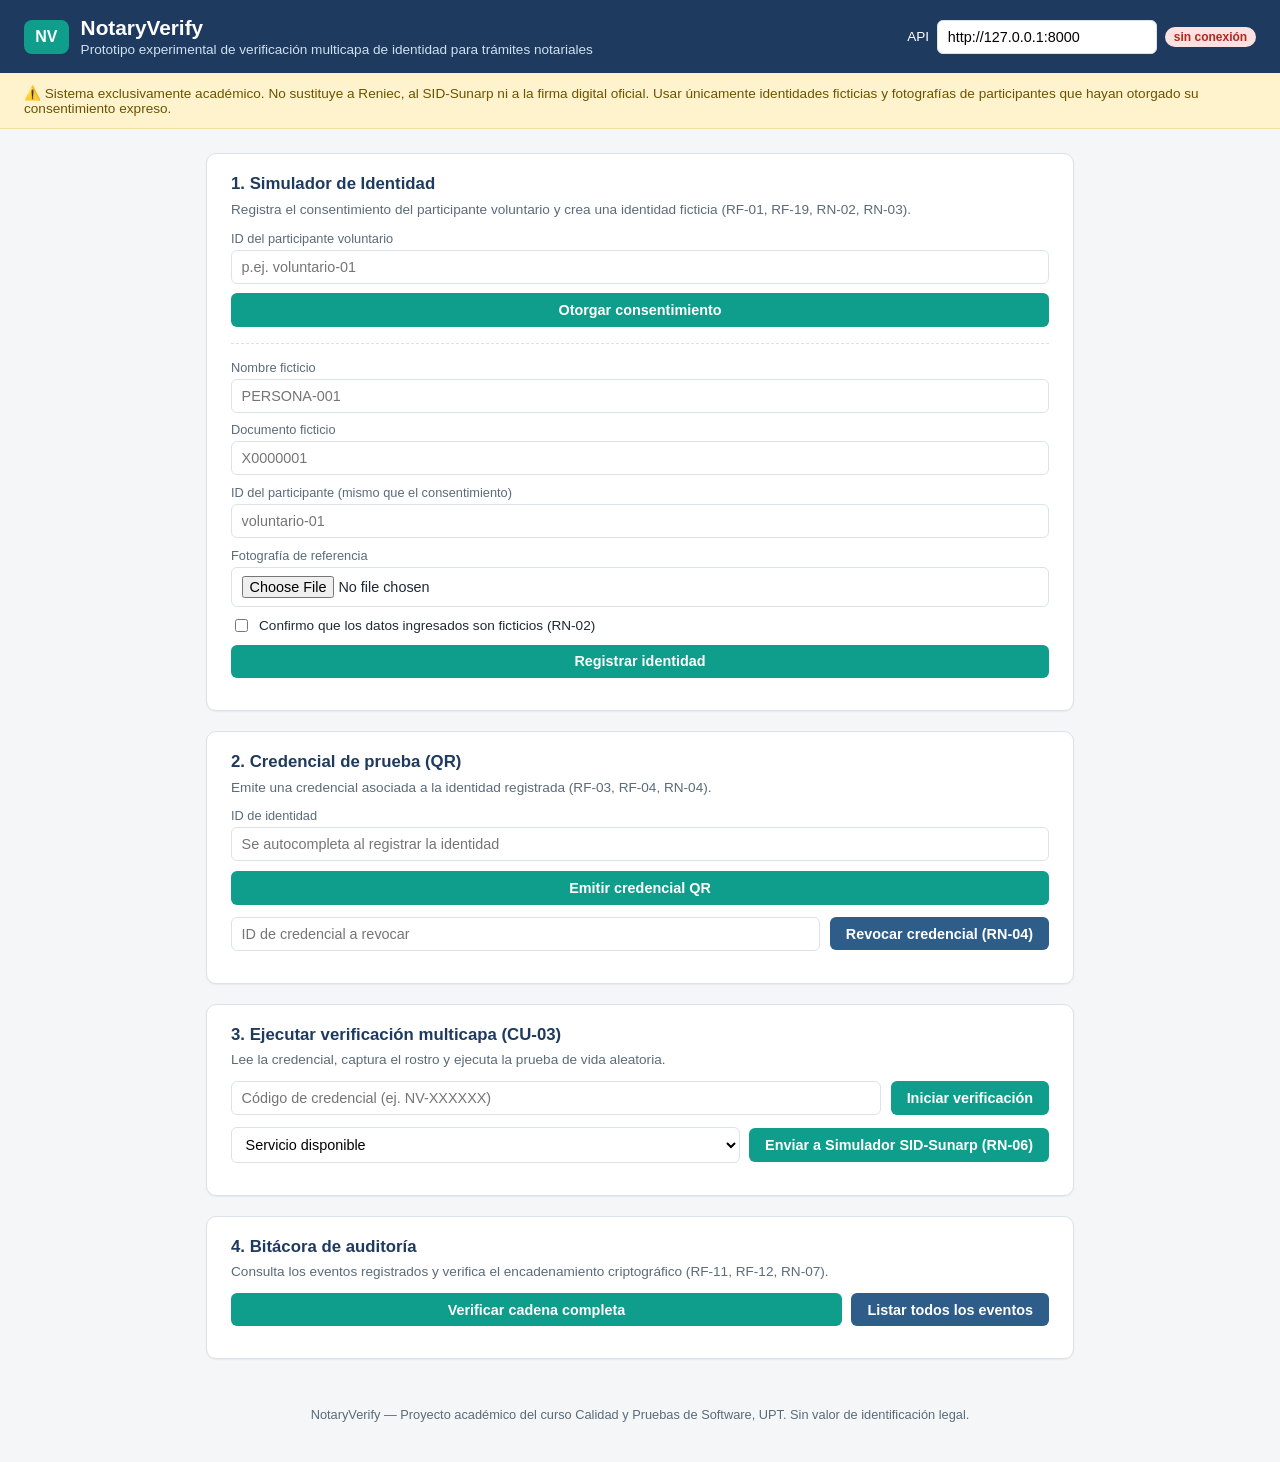
<file: frontend/legacy-baseline/index.html>
<!doctype html>
<html lang="es">
<head>
<meta charset="utf-8" />
<meta name="viewport" content="width=device-width, initial-scale=1" />
<title>NotaryVerify — Panel de pruebas</title>
<link rel="stylesheet" href="styles.css" />
</head>
<body>
<header class="cabecera">
  <div class="cabecera__marca">
    <span class="cabecera__logo">NV</span>
    <div>
      <h1>NotaryVerify</h1>
      <p>Prototipo experimental de verificación multicapa de identidad para trámites notariales</p>
    </div>
  </div>
  <div class="cabecera__api">
    <label for="api-base">API</label>
    <input id="api-base" type="text" value="http://127.0.0.1:8000" />
    <span id="estado-api" class="badge badge--pendiente">sin comprobar</span>
  </div>
</header>

<div class="aviso">
  ⚠️ Sistema exclusivamente académico. No sustituye a Reniec, al SID-Sunarp ni a la firma
  digital oficial. Usar únicamente identidades ficticias y fotografías de participantes que
  hayan otorgado su consentimiento expreso.
</div>

<main class="contenedor">

  <!-- 1. Consentimiento + Identidad -->
  <section class="tarjeta" id="seccion-identidad">
    <h2>1. Simulador de Identidad</h2>
    <p class="ayuda">Registra el consentimiento del participante voluntario y crea una identidad ficticia (RF-01, RF-19, RN-02, RN-03).</p>

    <form id="form-consentimiento" class="formulario">
      <div class="campo">
        <label>ID del participante voluntario</label>
        <input name="id_participante" required placeholder="p.ej. voluntario-01" />
      </div>
      <button type="submit">Otorgar consentimiento</button>
    </form>

    <hr />

    <form id="form-identidad" class="formulario" enctype="multipart/form-data">
      <div class="campo">
        <label>Nombre ficticio</label>
        <input name="nombre_ficticio" required placeholder="PERSONA-001" />
      </div>
      <div class="campo">
        <label>Documento ficticio</label>
        <input name="documento_ficticio" required placeholder="X0000001" />
      </div>
      <div class="campo">
        <label>ID del participante (mismo que el consentimiento)</label>
        <input name="id_participante" required placeholder="voluntario-01" />
      </div>
      <div class="campo">
        <label>Fotografía de referencia</label>
        <input name="imagen_referencia" type="file" accept="image/*" required />
      </div>
      <label class="checkbox">
        <input type="checkbox" name="confirmo_dato_ficticio" required />
        Confirmo que los datos ingresados son ficticios (RN-02)
      </label>
      <button type="submit">Registrar identidad</button>
    </form>

    <div id="resultado-identidad" class="resultado"></div>
  </section>

  <!-- 2. Credencial -->
  <section class="tarjeta" id="seccion-credencial">
    <h2>2. Credencial de prueba (QR)</h2>
    <p class="ayuda">Emite una credencial asociada a la identidad registrada (RF-03, RF-04, RN-04).</p>

    <form id="form-credencial" class="formulario">
      <div class="campo">
        <label>ID de identidad</label>
        <input name="id_identidad" id="input-id-identidad" required placeholder="Se autocompleta al registrar la identidad" />
      </div>
      <button type="submit">Emitir credencial QR</button>
    </form>

    <div id="resultado-credencial" class="resultado"></div>
    <img id="imagen-qr" class="qr" alt="Código QR de la credencial" hidden />

    <form id="form-revocar" class="formulario formulario--linea">
      <input name="id_credencial" id="input-id-credencial" placeholder="ID de credencial a revocar" />
      <button type="submit" class="boton-secundario">Revocar credencial (RN-04)</button>
    </form>
  </section>

  <!-- 3. Verificación multicapa -->
  <section class="tarjeta" id="seccion-verificacion">
    <h2>3. Ejecutar verificación multicapa (CU-03)</h2>
    <p class="ayuda">Lee la credencial, captura el rostro y ejecuta la prueba de vida aleatoria.</p>

    <form id="form-iniciar-sesion" class="formulario formulario--linea">
      <input name="codigo_credencial" id="input-codigo-credencial" required placeholder="Código de credencial (ej. NV-XXXXXX)" />
      <button type="submit">Iniciar verificación</button>
    </form>

    <div id="panel-sesion" hidden>
      <p>Sesión activa: <code id="texto-id-sesion"></code></p>

      <div class="paso">
        <h3>Paso A — Captura facial</h3>
        <input id="input-rostro" type="file" accept="image/*" />
        <button id="boton-rostro" type="button">Enviar rostro</button>
      </div>

      <div class="paso">
        <h3>Paso B — Prueba de vida</h3>
        <select id="select-accion">
          <option value="PARPADEO">Parpadeo (ojos cerrados)</option>
          <option value="GIRO_IZQUIERDA">Giro de rostro — izquierda</option>
          <option value="GIRO_DERECHA">Giro de rostro — derecha</option>
        </select>
        <input id="input-prueba-vida" type="file" accept="image/*" />
        <button id="boton-prueba-vida" type="button">Enviar prueba de vida</button>
      </div>
    </div>

    <div id="resultado-verificacion" class="resultado"></div>

    <form id="form-tramite" class="formulario formulario--linea">
      <select id="select-escenario">
        <option value="DISPONIBLE">Servicio disponible</option>
        <option value="RECHAZADO">Trámite rechazado</option>
        <option value="SERVICIO_NO_DISPONIBLE">Servicio no disponible</option>
        <option value="TIEMPO_AGOTADO">Tiempo de espera agotado</option>
      </select>
      <button type="submit">Enviar a Simulador SID-Sunarp (RN-06)</button>
    </form>
    <div id="resultado-tramite" class="resultado"></div>
  </section>

  <!-- 4. Auditoría -->
  <section class="tarjeta" id="seccion-auditoria">
    <h2>4. Bitácora de auditoría</h2>
    <p class="ayuda">Consulta los eventos registrados y verifica el encadenamiento criptográfico (RF-11, RF-12, RN-07).</p>

    <div class="formulario formulario--linea">
      <button id="boton-verificar-cadena" type="button">Verificar cadena completa</button>
      <button id="boton-listar-eventos" type="button" class="boton-secundario">Listar todos los eventos</button>
    </div>

    <div id="resultado-cadena" class="resultado"></div>

    <table id="tabla-eventos" class="tabla" hidden>
      <thead>
        <tr>
          <th>#</th>
          <th>Sesión</th>
          <th>Tipo de evento</th>
          <th>Hash anterior</th>
          <th>Hash actual</th>
          <th>Fecha</th>
        </tr>
      </thead>
      <tbody></tbody>
    </table>
  </section>

</main>

<footer class="pie">
  NotaryVerify — Proyecto académico del curso Calidad y Pruebas de Software, UPT.
  Sin valor de identificación legal.
</footer>

<script src="app.js"></script>
</body>
</html>
</file>
<file: frontend/estilos.css>
/* ═══════════════════════════════════════════════════════════════════
   NotaryVerify — Estación de Verificación
   Interfaz de operador con captura biométrica en vivo.
   Complementa al panel de pruebas de la API (../index.html).
   ═══════════════════════════════════════════════════════════════════ */

:root {
  /* Paleta institucional: azul noche como base, zafiro para la acción y oro
     para la identidad de marca. Evoca los colores de la documentación y los
     sellos notariales, en lugar del verde tecnológico habitual. */

  /* Neutros: azul noche, con separación suficiente entre niveles para que
     las superficies se lean sin necesidad de bordes marcados. */
  --n-950: #070c16;
  --n-900: #0b1220;
  --n-850: #101a2b;
  --n-800: #162339;
  --n-700: #1f3150;
  --n-600: #2c4468;
  --n-400: #7d93b3;
  --n-200: #c6d4e8;
  --n-050: #eef4fc;

  /* Zafiro: acciones principales, foco, guías de encuadre. */
  --zafiro-300: #8ec2ff;
  --zafiro-400: #5aa0f5;
  --zafiro-500: #3480e6;
  --zafiro-600: #2364c4;

  /* Oro: marca, epígrafes y sellos. Uso deliberadamente escaso. */
  --oro-300: #f0d68a;
  --oro-400: #dcb85a;
  --oro-500: #c09b36;

  /* Semánticos: reservados para el veredicto, nunca decorativos. */
  --esmeralda: #3ecf96;
  --esmeralda-claro: #7ae0b8;
  --rojo: #f0605c;
  --rojo-tenue: rgba(240, 96, 92, .12);
  --ambar: #e8973f;
  --ambar-tenue: rgba(232, 151, 63, .12);

  --r-sm: 10px;
  --r-md: 14px;
  --r-lg: 22px;

  --sombra-panel: 0 30px 70px -20px rgba(0, 0, 0, .72), 0 0 0 1px rgba(255, 255, 255, .045);
  --sombra-boton: 0 10px 24px -8px rgba(52, 128, 230, .55);

  --paso: cubic-bezier(.22, .61, .36, 1);
  color-scheme: dark;
}

* { box-sizing: border-box; }

/* El atributo [hidden] debe prevalecer sobre cualquier display declarado aqui.
   Sin esta regla, las clases que fijan display (.alerta, .visor__caido,
   .cuenta) ganan al display:none del navegador por ser estilos de autor, y
   los elementos quedan visibles aunque el JavaScript los marque como
   ocultos. */
[hidden] { display: none !important; }

html, body { height: 100%; }

body {
  margin: 0;
  display: flex;
  flex-direction: column;
  background: var(--n-950);
  color: var(--n-050);
  font: 400 15px/1.6 "Inter", system-ui, -apple-system, "Segoe UI", sans-serif;
  font-feature-settings: "cv05" 1, "ss01" 1;
  -webkit-font-smoothing: antialiased;
  overflow-x: hidden;
}

/* Halo de fondo: da profundidad sin recurrir a imágenes. */
.resplandor {
  position: fixed;
  inset: -30% -10% auto;
  height: 70vh;
  pointer-events: none;
  background:
    radial-gradient(52% 60% at 50% 0%, rgba(52, 128, 230, .16) 0%, transparent 70%),
    radial-gradient(38% 50% at 82% 12%, rgba(56, 130, 246, .10) 0%, transparent 72%);
  filter: blur(14px);
  z-index: 0;
}

/* ═════════════════ Barra superior ═════════════════ */

.barra {
  position: sticky;
  top: 0;
  z-index: 20;
  display: flex;
  align-items: center;
  gap: 32px;
  padding: 15px 30px;
  background: rgba(7, 12, 22, .78);
  border-bottom: 1px solid rgba(255, 255, 255, .06);
  backdrop-filter: blur(18px) saturate(140%);
}

.marca { display: flex; align-items: center; gap: 13px; }
.marca__sello { width: 38px; height: 38px; flex: 0 0 38px; filter: drop-shadow(0 6px 14px rgba(52, 128, 230, .4)); }
.marca__texto { display: flex; flex-direction: column; }
.marca__texto strong {
  font: 600 16.5px/1.25 "Fraunces", Georgia, serif;
  letter-spacing: -.01em;
}
.marca__texto span { font-size: 12px; color: var(--n-400); letter-spacing: .01em; }

.pasos {
  display: flex;
  align-items: center;
  gap: 0;
  margin: 0 auto;
  padding: 0;
  list-style: none;
}

.paso {
  display: flex; align-items: center; gap: 9px;
  padding: 0 18px;
  color: var(--n-400);
  font-size: 13px; font-weight: 500;
  white-space: nowrap;
  position: relative;
  transition: color .34s var(--paso);
}
.paso + .paso::before {
  content: "";
  position: absolute; left: 0; top: 50%;
  width: 1px; height: 13px;
  transform: translateY(-50%);
  background: rgba(255, 255, 255, .1);
}

.paso__punto {
  width: 7px; height: 7px;
  border-radius: 50%;
  background: var(--n-600);
  transition: background .34s var(--paso), box-shadow .34s var(--paso), transform .34s var(--paso);
}

.paso--hecho { color: var(--n-200); }
.paso--hecho .paso__punto { background: var(--zafiro-600); }

.paso--activo { color: var(--n-050); }
.paso--activo .paso__punto {
  background: var(--zafiro-300);
  transform: scale(1.3);
  box-shadow: 0 0 0 4px rgba(90, 160, 245, .18);
}

.conexion {
  display: flex; align-items: center; gap: 8px;
  padding: 6px 13px;
  border-radius: 999px;
  border: 1px solid rgba(255, 255, 255, .08);
  background: rgba(255, 255, 255, .03);
  font-size: 12px; font-weight: 500;
  color: var(--n-400);
}
.conexion__punto {
  width: 7px; height: 7px; border-radius: 50%;
  background: var(--ambar);
  box-shadow: 0 0 0 3px var(--ambar-tenue);
}
.conexion--ok { color: var(--zafiro-300); }
.conexion--ok .conexion__punto { background: var(--zafiro-400); box-shadow: 0 0 0 3px rgba(90, 160, 245, .16); }
.conexion--aviso { color: var(--ambar); }
.conexion--aviso .conexion__punto { background: var(--ambar); box-shadow: 0 0 0 3px var(--ambar-tenue); }
.conexion--mal { color: var(--rojo); }
.conexion--mal .conexion__punto { background: var(--rojo); box-shadow: 0 0 0 3px var(--rojo-tenue); }

/* ═════════════════ Escenario y pantallas ═════════════════ */

.escenario {
  position: relative;
  z-index: 1;
  flex: 1;
  display: grid;
  place-items: center;
  padding: 44px 24px 60px;
}

.pantalla { display: none; width: 100%; }
.pantalla--activa {
  display: grid;
  place-items: center;
  animation: entrar .44s var(--paso) both;
}

@keyframes entrar {
  from { opacity: 0; transform: translateY(14px) scale(.985); }
  to   { opacity: 1; transform: none; }
}

.panel {
  position: relative;
  background: linear-gradient(168deg, var(--n-850) 0%, var(--n-900) 100%);
  border-radius: var(--r-lg);
  box-shadow: var(--sombra-panel);
  padding: 38px 40px 34px;
  width: min(560px, 100%);
}

/* Filo superior luminoso: detalle que separa el panel del fondo. */
.panel::before {
  content: "";
  position: absolute;
  inset: 0 0 auto;
  height: 1px;
  border-radius: var(--r-lg) var(--r-lg) 0 0;
  background: linear-gradient(90deg, transparent, rgba(142, 194, 255, .45), transparent);
}

.panel--angosto { width: min(440px, 100%); }
.panel--veredicto { width: min(500px, 100%); text-align: center; }

.panel--captura {
  width: min(1020px, 100%);
  display: grid;
  grid-template-columns: minmax(0, 1.25fr) minmax(300px, .85fr);
  gap: 0;
  padding: 0;
  overflow: hidden;
}

/* ═════════════════ Tipografía ═════════════════ */

.etiqueta {
  display: inline-block;
  margin-bottom: 13px;
  font-size: 11px; font-weight: 600;
  letter-spacing: .13em;
  text-transform: uppercase;
  color: var(--oro-400);
}

.titulo {
  margin: 0 0 9px;
  font: 600 27px/1.2 "Fraunces", Georgia, serif;
  letter-spacing: -.015em;
}
.titulo--veredicto { font-size: 26px; }

.guia { margin: 0 0 24px; color: var(--n-400); font-size: 14.5px; }
.guia--centro { max-width: 40ch; margin-inline: auto; }

.pie { margin: 18px 0 0; font-size: 12.5px; line-height: 1.55; color: var(--n-400); }
.pie--legal {
  margin-top: 24px; padding-top: 18px;
  border-top: 1px solid rgba(255, 255, 255, .07);
}

.consejos {
  margin: 0 0 24px;
  padding: 0;
  list-style: none;
  display: grid;
  gap: 9px;
}
.consejos li {
  position: relative;
  padding-left: 22px;
  font-size: 13.5px;
  color: var(--n-200);
}
.consejos li::before {
  content: "";
  position: absolute; left: 3px; top: 8px;
  width: 6px; height: 6px;
  border-radius: 50%;
  background: var(--zafiro-600);
}

/* ═════════════════ Campo de texto ═════════════════ */

.campo { display: block; margin-bottom: 18px; }
.campo__nombre {
  display: block; margin-bottom: 8px;
  font-size: 12.5px; font-weight: 500;
  color: var(--n-400);
}

.campo input {
  width: 100%;
  padding: 15px 17px;
  border-radius: var(--r-md);
  border: 1px solid var(--n-700);
  background: rgba(7, 11, 16, .6);
  color: var(--n-050);
  font: 600 17px/1.2 "Inter", ui-monospace, monospace;
  font-variant-numeric: tabular-nums;
  letter-spacing: .1em;
  text-transform: uppercase;
  transition: border-color .22s, box-shadow .22s, background .22s;
}
.campo input::placeholder { color: var(--n-600); letter-spacing: .08em; }
.campo input:focus {
  outline: none;
  border-color: var(--zafiro-500);
  background: rgba(7, 11, 16, .85);
  box-shadow: 0 0 0 4px rgba(52, 128, 230, .13);
}

/* ═════════════════ Botones ═════════════════ */

.boton {
  position: relative;
  display: inline-flex; align-items: center; justify-content: center;
  gap: 9px;
  padding: 14px 24px;
  border: 1px solid transparent;
  border-radius: var(--r-md);
  font: 600 14.5px/1 "Inter", system-ui, sans-serif;
  letter-spacing: .005em;
  cursor: pointer;
  overflow: hidden;
  transition: transform .16s var(--paso), box-shadow .22s, background .22s, border-color .22s, opacity .2s;
}
.boton--ancho { width: 100%; }
.boton:disabled { opacity: .55; cursor: not-allowed; }
.boton:not(:disabled):active { transform: translateY(1px) scale(.994); }

.boton--principal {
  background: linear-gradient(140deg, var(--zafiro-300) 0%, var(--zafiro-500) 55%, var(--zafiro-600) 100%);
  color: #06152b;
  box-shadow: var(--sombra-boton);
}
.boton--principal:not(:disabled):hover { box-shadow: 0 14px 30px -8px rgba(52, 128, 230, .68); }

/* Barrido de brillo al pasar el cursor. */
.boton--principal::after {
  content: "";
  position: absolute; inset: 0;
  background: linear-gradient(105deg, transparent 32%, rgba(255, 255, 255, .42) 50%, transparent 68%);
  transform: translateX(-120%);
  transition: transform .62s var(--paso);
}
.boton--principal:not(:disabled):hover::after { transform: translateX(120%); }

.boton--fantasma {
  background: transparent;
  border-color: var(--n-700);
  color: var(--n-200);
}
.boton--fantasma:not(:disabled):hover { border-color: var(--n-600); background: rgba(255, 255, 255, .035); }

.boton--sutil {
  background: rgba(255, 255, 255, .07);
  border-color: rgba(255, 255, 255, .12);
  color: var(--n-050);
  font-size: 13.5px;
  padding: 11px 18px;
}
.boton--sutil:hover { background: rgba(255, 255, 255, .11); }

/* Estado de espera: el texto cede su sitio a un anillo giratorio. */
.boton--cargando .boton__texto { visibility: hidden; }
.boton--cargando::before {
  content: "";
  position: absolute;
  width: 17px; height: 17px;
  border-radius: 50%;
  border: 2px solid rgba(6, 21, 43, .3);
  border-top-color: #06152b;
  animation: girar .7s linear infinite;
}
.boton--fantasma.boton--cargando::before { border-color: rgba(255, 255, 255, .25); border-top-color: var(--n-050); }

@keyframes girar { to { transform: rotate(360deg); } }

/* ═════════════════ Visor de cámara ═════════════════ */

.visor {
  position: relative;
  aspect-ratio: 4 / 3;
  background: #04080d;
  overflow: hidden;
}

.visor__video {
  width: 100%; height: 100%;
  object-fit: cover;
  /* Vista previa en espejo para que resulte natural al operador. La captura
     se toma del fotograma original sin espejar: invertirla rompería la
     detección de giro, medida por el desplazamiento horizontal de la nariz. */
  transform: scaleX(-1);
}

.visor__guia { position: absolute; inset: 0; width: 100%; height: 100%; }

.visor__ovalo {
  fill: none;
  stroke: rgba(142, 194, 255, .55);
  stroke-width: 1.4;
  stroke-dasharray: 5 9;
  animation: rondar 26s linear infinite;
}
@keyframes rondar { to { stroke-dashoffset: -280; } }

/* Marcas de encuadre en las esquinas. */
.visor__esquinas { position: absolute; inset: 20px; pointer-events: none; }
.visor__esquinas i {
  position: absolute;
  width: 26px; height: 26px;
  border: 2px solid rgba(142, 194, 255, .5);
}
.visor__esquinas i:nth-child(1) { top: 0; left: 0; border-right: 0; border-bottom: 0; border-radius: 6px 0 0 0; }
.visor__esquinas i:nth-child(2) { top: 0; right: 0; border-left: 0; border-bottom: 0; border-radius: 0 6px 0 0; }
.visor__esquinas i:nth-child(3) { bottom: 0; right: 0; border-left: 0; border-top: 0; border-radius: 0 0 6px 0; }
.visor__esquinas i:nth-child(4) { bottom: 0; left: 0; border-right: 0; border-top: 0; border-radius: 0 0 0 6px; }

/* Línea de barrido, solo en la pantalla de captura facial. */
.visor__barrido {
  position: absolute; inset: 0;
  pointer-events: none;
  background: linear-gradient(180deg, transparent 0%, rgba(142, 194, 255, .12) 48%, rgba(142, 194, 255, .3) 50%, rgba(142, 194, 255, .12) 52%, transparent 100%);
  height: 34%;
  animation: barrer 3.6s ease-in-out infinite;
}
@keyframes barrer {
  0%, 100% { transform: translateY(-40%); opacity: 0; }
  12%, 88% { opacity: 1; }
  50%      { transform: translateY(240%); }
}

.visor__caido {
  position: absolute; inset: 0;
  display: grid; place-content: center; justify-items: center;
  gap: 12px;
  padding: 30px;
  text-align: center;
  background: var(--n-850);
}
.visor__caido strong { font-size: 15px; }
.visor__caido .pie { margin: 0; max-width: 34ch; }

/* ═════════════════ Contador circular ═════════════════ */

.cuenta {
  position: absolute; inset: 0;
  display: grid; place-items: center;
  background: rgba(4, 8, 13, .62);
  backdrop-filter: blur(2px);
}

.cuenta__anillo { position: absolute; width: 132px; height: 132px; transform: rotate(-90deg); }
.cuenta__pista { fill: none; stroke: rgba(255, 255, 255, .11); stroke-width: 5; }
.cuenta__avance {
  fill: none;
  stroke: var(--zafiro-300);
  stroke-width: 5;
  stroke-linecap: round;
  stroke-dasharray: 327;
  stroke-dashoffset: 0;
  transition: stroke-dashoffset 1s linear;
  filter: drop-shadow(0 0 8px rgba(142, 194, 255, .6));
}

.cuenta__cifra {
  font: 600 62px/1 "Fraunces", Georgia, serif;
  font-variant-numeric: tabular-nums;
  color: var(--n-050);
  animation: latir .95s var(--paso);
}
@keyframes latir {
  0%   { transform: scale(.7); opacity: .3; }
  55%  { transform: scale(1.06); opacity: 1; }
  100% { transform: scale(1); }
}

.cuenta__orden {
  max-width: 78%;
  font: 600 25px/1.28 "Fraunces", Georgia, serif;
  text-align: center;
  color: var(--zafiro-300);
  text-shadow: 0 4px 22px rgba(0, 0, 0, .6);
  animation: latir .5s var(--paso);
}

/* ═════════════════ Columna lateral ═════════════════ */

.lateral {
  display: flex;
  flex-direction: column;
  padding: 36px 34px 32px;
  border-left: 1px solid rgba(255, 255, 255, .06);
}
.lateral__acciones { margin-top: auto; display: grid; gap: 10px; }

/* ═════════════════ Desafío ═════════════════ */

.desafio {
  display: grid;
  gap: 5px;
  padding: 18px 20px;
  margin-bottom: 22px;
  border-radius: var(--r-md);
  border: 1px solid rgba(90, 160, 245, .24);
  background: linear-gradient(145deg, rgba(90, 160, 245, .11), rgba(90, 160, 245, .035));
}
.desafio__cabecera {
  display: flex; align-items: center; gap: 7px;
  font-size: 11px; font-weight: 600;
  letter-spacing: .11em; text-transform: uppercase;
  color: var(--zafiro-400);
}
.desafio__chispa {
  width: 6px; height: 6px; border-radius: 50%;
  background: var(--zafiro-300);
  animation: pulsar 1.9s ease-in-out infinite;
}
@keyframes pulsar {
  0%, 100% { opacity: 1; box-shadow: 0 0 0 0 rgba(142, 194, 255, .5); }
  50%      { opacity: .55; box-shadow: 0 0 0 6px rgba(142, 194, 255, 0); }
}
.desafio__accion { font: 600 20px/1.3 "Fraunces", Georgia, serif; }
.desafio__detalle { font-size: 13px; color: var(--n-400); }

/* ═════════════════ Veredicto ═════════════════ */

.sello { position: relative; display: grid; place-items: center; width: 118px; height: 118px; margin: 6px auto 20px; }
.sello__anillo { position: absolute; inset: 0; width: 100%; height: 100%; transform: rotate(-90deg); }
.sello__aro {
  fill: none;
  stroke-width: 3.5;
  stroke-linecap: round;
  stroke-dasharray: 339;
  stroke-dashoffset: 339;
  animation: trazar .9s var(--paso) .12s forwards;
}
@keyframes trazar { to { stroke-dashoffset: 0; } }

.sello__glifo {
  font-size: 46px; font-weight: 700; line-height: 1;
  animation: brotar .5s var(--paso) .55s both;
}
@keyframes brotar {
  from { transform: scale(.4); opacity: 0; }
  to   { transform: scale(1); opacity: 1; }
}

.veredicto--ok .sello__aro { stroke: var(--esmeralda); filter: drop-shadow(0 0 14px rgba(62, 207, 150, .5)); }
.veredicto--ok .sello__glifo { color: var(--esmeralda-claro); }
.veredicto--ok .titulo--veredicto { color: var(--esmeralda-claro); }

.veredicto--mal .sello__aro { stroke: var(--rojo); filter: drop-shadow(0 0 12px rgba(240, 96, 92, .4)); }
.veredicto--mal .sello__glifo { color: var(--rojo); }
.veredicto--mal .titulo--veredicto { color: var(--rojo); }

.veredicto--revision .sello__aro { stroke: var(--ambar); filter: drop-shadow(0 0 12px rgba(224, 168, 63, .4)); }
.veredicto--revision .sello__glifo { color: var(--ambar); }
.veredicto--revision .titulo--veredicto { color: var(--ambar); }

/* ═════════════════ Factores ═════════════════ */

.factores {
  list-style: none;
  margin: 26px 0 20px;
  padding: 0;
  display: grid;
  gap: 8px;
  text-align: left;
}
.factores li {
  display: flex; align-items: center; gap: 12px;
  padding: 13px 16px;
  border-radius: var(--r-md);
  border: 1px solid rgba(255, 255, 255, .07);
  background: rgba(255, 255, 255, .028);
  font-size: 14px; font-weight: 500;
  animation: asomar .44s var(--paso) both;
}
.factores li:nth-child(1) { animation-delay: .62s; }
.factores li:nth-child(2) { animation-delay: .72s; }
.factores li:nth-child(3) { animation-delay: .82s; }

@keyframes asomar {
  from { opacity: 0; transform: translateX(-10px); }
  to   { opacity: 1; transform: none; }
}

.factores li::before {
  content: attr(data-icono);
  display: grid; place-items: center;
  width: 25px; height: 25px; flex: 0 0 25px;
  border-radius: 50%;
  font-size: 13px; font-weight: 700;
}
.factores li[data-estado="ok"]::before { background: rgba(62, 207, 150, .18); color: var(--esmeralda-claro); }
.factores li[data-estado="mal"]::before { background: var(--rojo-tenue); color: var(--rojo); }
.factores li[data-estado="nd"]::before { background: rgba(255, 255, 255, .07); color: var(--n-400); }

.factores li span {
  margin-left: auto;
  color: var(--n-400);
  font-size: 12.5px; font-weight: 400;
  font-variant-numeric: tabular-nums;
}

/* ═════════════════ Expediente ═════════════════ */

.expediente { margin-bottom: 22px; text-align: left; }
.expediente summary {
  cursor: pointer;
  padding: 11px 0;
  font-size: 13px; font-weight: 500;
  color: var(--n-400);
  list-style: none;
  display: flex; align-items: center; gap: 7px;
  transition: color .2s;
}
.expediente summary:hover { color: var(--n-200); }
.expediente summary::-webkit-details-marker { display: none; }
.expediente summary::before {
  content: "▸";
  font-size: 10px;
  transition: transform .24s var(--paso);
}
.expediente[open] summary::before { transform: rotate(90deg); }

.expediente dl {
  display: grid;
  grid-template-columns: auto minmax(0, 1fr);
  gap: 7px 18px;
  margin: 4px 0 0;
  padding: 16px 18px;
  border-radius: var(--r-md);
  background: rgba(7, 11, 16, .55);
  border: 1px solid rgba(255, 255, 255, .06);
  font-size: 12.5px;
}
.expediente dt { color: var(--n-400); }
.expediente dd {
  margin: 0;
  font-family: ui-monospace, "Cascadia Mono", Consolas, monospace;
  font-size: 12px;
  word-break: break-all;
  color: var(--n-200);
}

/* ═════════════════ Trámite simulado ═════════════════ */

.tramite {
  margin: 0 0 22px;
  padding: 20px 20px 4px;
  border-radius: var(--r-md);
  border: 1px solid rgba(255, 255, 255, .07);
  background: rgba(7, 11, 16, .4);
  text-align: left;
}
.tramite__titulo { margin: 0 0 6px; font-size: 15px; font-weight: 600; color: var(--n-050); }
.tramite__aviso { margin: 0 0 18px; }

.campo--texto textarea,
.campo--texto select {
  width: 100%;
  padding: 12px 14px;
  border-radius: var(--r-md);
  border: 1px solid var(--n-700);
  background: rgba(7, 11, 16, .6);
  color: var(--n-050);
  font: 400 14px/1.5 "Inter", system-ui, sans-serif;
  transition: border-color .22s, box-shadow .22s;
}
.campo--texto textarea { resize: vertical; min-height: 76px; }
.campo--texto select option { background: #0b1118; }
.campo--texto textarea:focus,
.campo--texto select:focus {
  outline: none;
  border-color: var(--zafiro-500);
  box-shadow: 0 0 0 4px rgba(52, 128, 230, .13);
}

.tramite__estado {
  display: grid; gap: 4px;
  margin: 18px 0 14px;
  padding: 12px 15px;
  border-radius: var(--r-md);
  border: 1px solid rgba(232, 151, 63, .32);
  background: var(--ambar-tenue);
  font-size: 13.5px; line-height: 1.5;
  color: var(--n-200);
  animation: entrar .3s var(--paso);
}
.tramite__estado strong { color: var(--ambar); }
.tramite__estado[data-tono="ok"] { border-color: rgba(62, 207, 150, .32); background: rgba(62, 207, 150, .1); }
.tramite__estado[data-tono="ok"] strong { color: var(--esmeralda-claro); }
.tramite__estado[data-tono="mal"] { border-color: rgba(240, 96, 92, .32); background: var(--rojo-tenue); }
.tramite__estado[data-tono="mal"] strong { color: var(--rojo); }

.tramite__evidencia {
  display: grid;
  grid-template-columns: auto minmax(0, 1fr);
  gap: 7px 18px;
  margin: 0 0 16px;
  padding: 14px 16px;
  border-radius: var(--r-md);
  background: rgba(7, 11, 16, .55);
  border: 1px solid rgba(255, 255, 255, .06);
  font-size: 12.5px;
}
.tramite__evidencia dt { color: var(--n-400); }
.tramite__evidencia dd {
  margin: 0;
  font-family: ui-monospace, "Cascadia Mono", Consolas, monospace;
  font-size: 12px;
  word-break: break-all;
  color: var(--n-200);
}

/* ═════════════════ Alertas ═════════════════ */

.alerta {
  display: flex; align-items: flex-start; gap: 9px;
  margin: 0 0 16px;
  padding: 12px 15px;
  border-radius: var(--r-md);
  border: 1px solid rgba(240, 96, 92, .32);
  background: var(--rojo-tenue);
  color: #ffc4c2;
  font-size: 13.5px; line-height: 1.5;
  animation: entrar .3s var(--paso);
}
.alerta::before { content: "!"; font-weight: 700; color: var(--rojo); flex: 0 0 auto; }

/* ═════════════════ Modos: verificación / administración ═════════════════ */

.barra__final { display: flex; align-items: center; gap: 14px; }

.modos {
  display: flex;
  padding: 3px;
  gap: 3px;
  border-radius: 999px;
  border: 1px solid rgba(255, 255, 255, .08);
  background: rgba(255, 255, 255, .03);
}

.modo {
  padding: 7px 15px;
  border: 0;
  border-radius: 999px;
  background: transparent;
  color: var(--n-400);
  font: 500 12.5px/1 "Inter", system-ui, sans-serif;
  cursor: pointer;
  white-space: nowrap;
  transition: background .24s var(--paso), color .24s var(--paso);
}
.modo:hover { color: var(--n-200); }
.modo--activo {
  background: rgba(90, 160, 245, .16);
  color: var(--zafiro-300);
}

/* ═════════════════ Administración ═════════════════ */

/* La administración se divide en subsecciones para que cada una quepa en una
   pantalla. Antes eran cuatro paneles apilados de alturas muy dispares, lo
   que dejaba huecos y obligaba a desplazarse. */
.admin { width: min(1180px, 100%); }

.subnav {
  display: flex;
  gap: 4px;
  margin-bottom: 20px;
  padding: 4px;
  border-radius: 14px;
  border: 1px solid rgba(255, 255, 255, .07);
  background: rgba(255, 255, 255, .025);
}

.subnav__ficha {
  display: flex; align-items: center; gap: 8px;
  padding: 10px 18px;
  border: 0;
  border-radius: 10px;
  background: transparent;
  color: var(--n-400);
  font: 500 13.5px/1 "Inter", system-ui, sans-serif;
  cursor: pointer;
  transition: background .24s var(--paso), color .24s var(--paso);
}
.subnav__ficha:hover { color: var(--n-200); background: rgba(255, 255, 255, .035); }
.subnav__ficha--activa {
  background: rgba(90, 160, 245, .14);
  color: var(--zafiro-300);
}

.subnav__cifra {
  padding: 2px 8px;
  border-radius: 999px;
  background: rgba(255, 255, 255, .08);
  font-size: 11.5px; font-weight: 600;
  font-variant-numeric: tabular-nums;
  color: var(--n-400);
}
.subnav__ficha--activa .subnav__cifra {
  background: rgba(90, 160, 245, .22);
  color: var(--zafiro-300);
}

.seccion { display: none; }
.seccion--activa { display: block; animation: entrar .34s var(--paso) both; }

/* Cada sección alterna entre dos vistas: el listado (principal) y el
   formulario, que aparece bajo demanda. Así la tabla dispone de todo el ancho
   y no necesita desplazamiento horizontal. */
.vista { display: none; }
.vista--activa { display: block; animation: entrar .3s var(--paso) both; }

.panel--admin {
  width: 100%;
  padding: 28px 28px 24px;
  display: flex;
  flex-direction: column;
}
.panel--admin .titulo { font-size: 21px; }
.panel--admin .guia { margin-bottom: 18px; font-size: 13px; }

/* El listado ocupa el alto disponible y confina el desplazamiento. */
.panel--listado { min-height: 0; }
.panel--listado .tabla-envoltura { flex: 1; min-height: 0; }

/* Dos campos en una fila. */
.pareja { display: grid; grid-template-columns: 1fr 1fr; gap: 12px; }

/* Enrolamiento: datos a la izquierda, cámara a la derecha. */
.formulario { margin-bottom: 4px; }

.tramo__titulo {
  margin: 0 0 14px;
  font: 600 15px/1.3 "Inter", system-ui, sans-serif;
  color: var(--n-200);
}

.enrolar {
  display: grid;
  grid-template-columns: minmax(0, 1fr) 210px;
  gap: 26px;
  align-items: start;
}
.enrolar__datos { min-width: 0; }
.enrolar__camara { display: grid; gap: 9px; }
.enrolar__camara .acciones--par { grid-template-columns: 1fr; gap: 8px; }

/* Emisión: campo a la izquierda, credencial resultante a la derecha. */
.emision {
  display: grid;
  grid-template-columns: minmax(0, 340px) minmax(0, 1fr);
  gap: 26px;
  align-items: start;
}
.emision__campo { min-width: 0; }

.visor--miniatura {
  aspect-ratio: 3 / 4;
  border-radius: 12px;
  border: 1px solid var(--n-700);
}
.visor--miniatura .visor__caido { padding: 12px; gap: 5px; }
.visor--miniatura .visor__caido strong { font-size: 12.5px; }
.visor--miniatura .visor__caido .pie { font-size: 10.5px; line-height: 1.4; }

.boton--compacto { padding: 9px 15px; font-size: 13px; }
.acciones--cabecera { margin-top: 0; flex: 0 0 auto; }

/* Tramos numerados del enrolamiento. */
.tramo {
  display: grid;
  grid-template-columns: 26px minmax(0, 1fr);
  gap: 14px;
  padding-bottom: 20px;
  margin-bottom: 20px;
  border-bottom: 1px solid rgba(255, 255, 255, .06);
}
.tramo:last-of-type { border-bottom: 0; padding-bottom: 6px; }

.tramo__num {
  display: grid; place-items: center;
  width: 26px; height: 26px;
  border-radius: 50%;
  background: rgba(90, 160, 245, .15);
  color: var(--zafiro-300);
  font: 600 12.5px/1 "Inter", sans-serif;
}
.tramo__cuerpo { min-width: 0; }
.tramo__cuerpo .campo input { font-size: 14.5px; letter-spacing: .05em; padding: 12px 14px; }

.visor--enrolar { aspect-ratio: 3 / 2; border-radius: 12px; margin: 8px 0 12px; }
.visor__tomada { position: absolute; inset: 0; width: 100%; height: 100%; object-fit: cover; }

.acciones--par { display: grid; grid-template-columns: 1fr 1fr; gap: 10px; margin-top: 0; }
.acciones--par .boton { width: 100%; }

.marca-verificacion {
  display: flex; align-items: flex-start; gap: 10px;
  margin-top: 16px;
  font-size: 13px; line-height: 1.5;
  color: var(--n-200);
  cursor: pointer;
}
.marca-verificacion input {
  width: 17px; height: 17px;
  margin: 1px 0 0;
  flex: 0 0 17px;
  accent-color: var(--zafiro-500);
  cursor: pointer;
}

.separador { border: 0; border-top: 1px solid rgba(255, 255, 255, .07); margin: 24px 0 20px; }

/* ── Credencial emitida ── */

.credencial {
  display: grid;
  grid-template-columns: 116px minmax(0, 1fr);
  gap: 18px;
  align-items: center;
  margin-top: 18px;
  padding: 18px;
  border-radius: var(--r-md);
  border: 1px solid rgba(90, 160, 245, .24);
  background: linear-gradient(145deg, rgba(90, 160, 245, .1), rgba(90, 160, 245, .03));
  animation: entrar .4s var(--paso);
}
.credencial__qr {
  width: 116px; height: 116px;
  border-radius: 9px;
  background: #fff;
  padding: 7px;
}
.credencial__datos { display: grid; gap: 7px; min-width: 0; }
.credencial__codigo {
  font: 600 18px/1.2 "Inter", ui-monospace, monospace;
  letter-spacing: .08em;
  color: var(--zafiro-300);
  word-break: break-all;
}

/* ── Padrón de identidades ── */

.cabecera-panel {
  display: flex;
  align-items: flex-start;
  justify-content: space-between;
  gap: 20px;
  margin-bottom: 4px;
}
.cabecera-panel .guia { margin-bottom: 16px; }
.cabecera-panel .boton { flex: 0 0 auto; }

.acciones--cabecera {
  display: flex;
  gap: 9px;
  flex: 0 0 auto;
  margin-top: 4px;
}

/* Distintivo de estado dentro de la tabla. */
.marbete {
  display: inline-flex; align-items: center; gap: 6px;
  padding: 3px 10px 3px 8px;
  border-radius: 999px;
  font-size: 11.5px; font-weight: 600;
  letter-spacing: .02em;
  white-space: nowrap;
}
.marbete::before {
  content: "";
  width: 6px; height: 6px;
  border-radius: 50%;
  background: currentColor;
}
.marbete--activa { background: rgba(62, 207, 150, .13); color: var(--esmeralda-claro); }
.marbete--bloqueada { background: var(--rojo-tenue); color: var(--rojo); }
.marbete--revocada { background: rgba(255, 255, 255, .07); color: var(--n-400); }

.cuenta-credenciales { font-variant-numeric: tabular-nums; }
.cuenta-credenciales span { color: var(--n-400); }

.acciones-fila { display: flex; gap: 6px; justify-content: flex-end; }
.sin-accion { color: var(--n-600); }

.boton--fila {
  padding: 6px 12px;
  font-size: 12px;
  border-radius: 8px;
  background: rgba(90, 160, 245, .13);
  border-color: rgba(90, 160, 245, .26);
  color: var(--zafiro-300);
  white-space: nowrap;
}
.boton--fila:hover { background: rgba(90, 160, 245, .2); }

.boton--fila-neutro {
  background: rgba(255, 255, 255, .06);
  border-color: rgba(255, 255, 255, .12);
  color: var(--n-200);
}
.boton--fila-neutro:hover { background: rgba(255, 255, 255, .11); }

/* Desactivar es la acción destructiva de la fila; reactivar, la restitutiva. */
.boton--fila-aviso {
  background: var(--ambar-tenue);
  border-color: rgba(232, 151, 63, .3);
  color: var(--ambar);
}
.boton--fila-aviso:hover { background: rgba(232, 151, 63, .2); }

.boton--fila-ok {
  background: rgba(62, 207, 150, .13);
  border-color: rgba(62, 207, 150, .3);
  color: var(--esmeralda-claro);
}
.boton--fila-ok:hover { background: rgba(62, 207, 150, .2); }

.tabla-envoltura--alta { max-height: 460px; }

.vacio {
  margin: 16px 0 0;
  padding: 26px;
  text-align: center;
  border-radius: var(--r-md);
  border: 1px dashed rgba(255, 255, 255, .1);
  color: var(--n-400);
  font-size: 13.5px;
}

/* ── Auditoría ── */

.cadena {
  display: flex; align-items: center; gap: 11px;
  margin-top: 16px;
  padding: 14px 17px;
  border-radius: var(--r-md);
  font-size: 14px;
  animation: entrar .35s var(--paso);
}
.cadena--ok {
  border: 1px solid rgba(62, 207, 150, .32);
  background: rgba(62, 207, 150, .1);
  color: var(--esmeralda-claro);
}
.cadena--rota {
  border: 1px solid rgba(240, 96, 92, .35);
  background: var(--rojo-tenue);
  color: #ffc4c2;
}
.cadena::before {
  content: attr(data-glifo);
  display: grid; place-items: center;
  width: 25px; height: 25px; flex: 0 0 25px;
  border-radius: 50%;
  background: rgba(255, 255, 255, .1);
  font-weight: 700;
}

.tabla-envoltura {
  margin-top: 14px;
  max-height: 330px;
  overflow: auto;
  border-radius: var(--r-md);
  border: 1px solid rgba(255, 255, 255, .07);
}

.tabla { width: 100%; border-collapse: collapse; font-size: 13px; }
.tabla__centro { text-align: center; }
.tabla__derecha { text-align: right; }
.tabla td.tabla__centro, .tabla td.tabla__derecha { text-align: inherit; }

/* Anchos estables para que las columnas no bailen al refrescar. */
.tabla--padron th:nth-child(1) { width: 22%; }
.tabla--padron th:nth-child(2) { width: 14%; }
.tabla--padron th:nth-child(3) { width: 13%; }
.tabla--padron th:nth-child(4) { width: 12%; }
.tabla--padron th:nth-child(5) { width: 18%; }
.tabla th {
  position: sticky; top: 0;
  padding: 11px 14px;
  background: var(--n-800);
  text-align: left;
  font-weight: 600;
  color: var(--n-400);
  border-bottom: 1px solid rgba(255, 255, 255, .08);
  white-space: nowrap;
}
.tabla td {
  padding: 12px 14px;
  vertical-align: middle;
  border-bottom: 1px solid rgba(255, 255, 255, .04);
  color: var(--n-200);
}
.tabla tr:last-child td { border-bottom: 0; }
.tabla td.mono {
  font-family: ui-monospace, Consolas, monospace;
  font-size: 11.5px;
  color: var(--n-400);
}

/* ── Mensaje de éxito ── */

.exito {
  display: flex; align-items: flex-start; gap: 9px;
  margin: 0 0 16px;
  padding: 12px 15px;
  border-radius: var(--r-md);
  border: 1px solid rgba(62, 207, 150, .32);
  background: rgba(62, 207, 150, .1);
  color: var(--esmeralda-claro);
  font-size: 13.5px; line-height: 1.5;
  animation: entrar .3s var(--paso);
}
.exito::before { content: "✓"; font-weight: 700; flex: 0 0 auto; }

/* ═════════════════ Adaptación ═════════════════ */

@media (max-width: 1080px) {
  .panel--captura { grid-template-columns: 1fr; width: min(620px, 100%); }
  .lateral { border-left: 0; border-top: 1px solid rgba(255, 255, 255, .06); }
  .duo { grid-template-columns: 1fr; }
  .admin { width: min(640px, 100%); }
  .subnav { overflow-x: auto; }
}

@media (max-width: 620px) {
  .pareja { grid-template-columns: 1fr; }
  .enrolar { grid-template-columns: 1fr; }
  .visor--miniatura { aspect-ratio: 4 / 3; }
  .cabecera-panel { flex-direction: column; }
  .acciones--cabecera { width: 100%; }
}

@media (max-width: 880px) {
  .barra { flex-wrap: wrap; gap: 16px; padding: 13px 20px; }
  .pasos { order: 3; width: 100%; margin: 0; overflow-x: auto; }
  .paso { padding: 0 14px; }
  .conexion { margin-left: auto; }
}

@media (max-width: 560px) {
  .escenario { padding: 26px 16px 40px; }
  .panel { padding: 28px 22px 24px; border-radius: 18px; }
  .lateral { padding: 26px 22px 24px; }
  .titulo { font-size: 23px; }
  .cuenta__cifra { font-size: 50px; }
}

/* Respeta la preferencia del sistema por reducir el movimiento. */
@media (prefers-reduced-motion: reduce) {
  *, *::before, *::after {
    animation-duration: .01ms !important;
    animation-iteration-count: 1 !important;
    transition-duration: .01ms !important;
  }
  .visor__barrido { display: none; }
}
</file>
<file: frontend/app/estilos.css>
/* ═══════════════════════════════════════════════════════════════════
   NotaryVerify — Estación de Verificación
   Interfaz de operador con captura biométrica en vivo.
   Complementa al panel de pruebas de la API (../index.html).
   ═══════════════════════════════════════════════════════════════════ */

:root {
  /* Paleta institucional: azul noche como base, zafiro para la acción y oro
     para la identidad de marca. Evoca los colores de la documentación y los
     sellos notariales, en lugar del verde tecnológico habitual. */

  /* Neutros: azul noche, con separación suficiente entre niveles para que
     las superficies se lean sin necesidad de bordes marcados. */
  --n-950: #070c16;
  --n-900: #0b1220;
  --n-850: #101a2b;
  --n-800: #162339;
  --n-700: #1f3150;
  --n-600: #2c4468;
  --n-400: #7d93b3;
  --n-200: #c6d4e8;
  --n-050: #eef4fc;

  /* Zafiro: acciones principales, foco, guías de encuadre. */
  --zafiro-300: #8ec2ff;
  --zafiro-400: #5aa0f5;
  --zafiro-500: #3480e6;
  --zafiro-600: #2364c4;

  /* Oro: marca, epígrafes y sellos. Uso deliberadamente escaso. */
  --oro-300: #f0d68a;
  --oro-400: #dcb85a;
  --oro-500: #c09b36;

  /* Semánticos: reservados para el veredicto, nunca decorativos. */
  --esmeralda: #3ecf96;
  --esmeralda-claro: #7ae0b8;
  --rojo: #f0605c;
  --rojo-tenue: rgba(240, 96, 92, .12);
  --ambar: #e8973f;
  --ambar-tenue: rgba(232, 151, 63, .12);

  --r-sm: 10px;
  --r-md: 14px;
  --r-lg: 22px;

  --sombra-panel: 0 30px 70px -20px rgba(0, 0, 0, .72), 0 0 0 1px rgba(255, 255, 255, .045);
  --sombra-boton: 0 10px 24px -8px rgba(52, 128, 230, .55);

  --paso: cubic-bezier(.22, .61, .36, 1);
  color-scheme: dark;
}

* { box-sizing: border-box; }

/* El atributo [hidden] debe prevalecer sobre cualquier display declarado aqui.
   Sin esta regla, las clases que fijan display (.alerta, .visor__caido,
   .cuenta) ganan al display:none del navegador por ser estilos de autor, y
   los elementos quedan visibles aunque el JavaScript los marque como
   ocultos. */
[hidden] { display: none !important; }

html, body { height: 100%; }

body {
  margin: 0;
  display: flex;
  flex-direction: column;
  background: var(--n-950);
  color: var(--n-050);
  font: 400 15px/1.6 "Inter", system-ui, -apple-system, "Segoe UI", sans-serif;
  font-feature-settings: "cv05" 1, "ss01" 1;
  -webkit-font-smoothing: antialiased;
  overflow-x: hidden;
}

/* Halo de fondo: da profundidad sin recurrir a imágenes. */
.resplandor {
  position: fixed;
  inset: -30% -10% auto;
  height: 70vh;
  pointer-events: none;
  background:
    radial-gradient(52% 60% at 50% 0%, rgba(52, 128, 230, .16) 0%, transparent 70%),
    radial-gradient(38% 50% at 82% 12%, rgba(56, 130, 246, .10) 0%, transparent 72%);
  filter: blur(14px);
  z-index: 0;
}

/* ═════════════════ Barra superior ═════════════════ */

.barra {
  position: sticky;
  top: 0;
  z-index: 20;
  display: flex;
  align-items: center;
  gap: 32px;
  padding: 15px 30px;
  background: rgba(7, 12, 22, .78);
  border-bottom: 1px solid rgba(255, 255, 255, .06);
  backdrop-filter: blur(18px) saturate(140%);
}

.marca { display: flex; align-items: center; gap: 13px; }
.marca__sello { width: 38px; height: 38px; flex: 0 0 38px; filter: drop-shadow(0 6px 14px rgba(52, 128, 230, .4)); }
.marca__texto { display: flex; flex-direction: column; }
.marca__texto strong {
  font: 600 16.5px/1.25 "Fraunces", Georgia, serif;
  letter-spacing: -.01em;
}
.marca__texto span { font-size: 12px; color: var(--n-400); letter-spacing: .01em; }

.pasos {
  display: flex;
  align-items: center;
  gap: 0;
  margin: 0 auto;
  padding: 0;
  list-style: none;
}

.paso {
  display: flex; align-items: center; gap: 9px;
  padding: 0 18px;
  color: var(--n-400);
  font-size: 13px; font-weight: 500;
  white-space: nowrap;
  position: relative;
  transition: color .34s var(--paso);
}
.paso + .paso::before {
  content: "";
  position: absolute; left: 0; top: 50%;
  width: 1px; height: 13px;
  transform: translateY(-50%);
  background: rgba(255, 255, 255, .1);
}

.paso__punto {
  width: 7px; height: 7px;
  border-radius: 50%;
  background: var(--n-600);
  transition: background .34s var(--paso), box-shadow .34s var(--paso), transform .34s var(--paso);
}

.paso--hecho { color: var(--n-200); }
.paso--hecho .paso__punto { background: var(--zafiro-600); }

.paso--activo { color: var(--n-050); }
.paso--activo .paso__punto {
  background: var(--zafiro-300);
  transform: scale(1.3);
  box-shadow: 0 0 0 4px rgba(90, 160, 245, .18);
}

.conexion {
  display: flex; align-items: center; gap: 8px;
  padding: 6px 13px;
  border-radius: 999px;
  border: 1px solid rgba(255, 255, 255, .08);
  background: rgba(255, 255, 255, .03);
  font-size: 12px; font-weight: 500;
  color: var(--n-400);
}
.conexion__punto {
  width: 7px; height: 7px; border-radius: 50%;
  background: var(--ambar);
  box-shadow: 0 0 0 3px var(--ambar-tenue);
}
.conexion--ok { color: var(--zafiro-300); }
.conexion--ok .conexion__punto { background: var(--zafiro-400); box-shadow: 0 0 0 3px rgba(90, 160, 245, .16); }
.conexion--mal { color: var(--rojo); }
.conexion--mal .conexion__punto { background: var(--rojo); box-shadow: 0 0 0 3px var(--rojo-tenue); }

/* ═════════════════ Escenario y pantallas ═════════════════ */

.escenario {
  position: relative;
  z-index: 1;
  flex: 1;
  display: grid;
  place-items: center;
  padding: 44px 24px 60px;
}

.pantalla { display: none; width: 100%; }
.pantalla--activa {
  display: grid;
  place-items: center;
  animation: entrar .44s var(--paso) both;
}

@keyframes entrar {
  from { opacity: 0; transform: translateY(14px) scale(.985); }
  to   { opacity: 1; transform: none; }
}

.panel {
  position: relative;
  background: linear-gradient(168deg, var(--n-850) 0%, var(--n-900) 100%);
  border-radius: var(--r-lg);
  box-shadow: var(--sombra-panel);
  padding: 38px 40px 34px;
  width: min(560px, 100%);
}

/* Filo superior luminoso: detalle que separa el panel del fondo. */
.panel::before {
  content: "";
  position: absolute;
  inset: 0 0 auto;
  height: 1px;
  border-radius: var(--r-lg) var(--r-lg) 0 0;
  background: linear-gradient(90deg, transparent, rgba(142, 194, 255, .45), transparent);
}

.panel--angosto { width: min(440px, 100%); }
.panel--veredicto { width: min(500px, 100%); text-align: center; }

.panel--captura {
  width: min(1020px, 100%);
  display: grid;
  grid-template-columns: minmax(0, 1.25fr) minmax(300px, .85fr);
  gap: 0;
  padding: 0;
  overflow: hidden;
}

/* ═════════════════ Tipografía ═════════════════ */

.etiqueta {
  display: inline-block;
  margin-bottom: 13px;
  font-size: 11px; font-weight: 600;
  letter-spacing: .13em;
  text-transform: uppercase;
  color: var(--oro-400);
}

.titulo {
  margin: 0 0 9px;
  font: 600 27px/1.2 "Fraunces", Georgia, serif;
  letter-spacing: -.015em;
}
.titulo--veredicto { font-size: 26px; }

.guia { margin: 0 0 24px; color: var(--n-400); font-size: 14.5px; }
.guia--centro { max-width: 40ch; margin-inline: auto; }

.pie { margin: 18px 0 0; font-size: 12.5px; line-height: 1.55; color: var(--n-400); }
.pie--legal {
  margin-top: 24px; padding-top: 18px;
  border-top: 1px solid rgba(255, 255, 255, .07);
}

.consejos {
  margin: 0 0 24px;
  padding: 0;
  list-style: none;
  display: grid;
  gap: 9px;
}
.consejos li {
  position: relative;
  padding-left: 22px;
  font-size: 13.5px;
  color: var(--n-200);
}
.consejos li::before {
  content: "";
  position: absolute; left: 3px; top: 8px;
  width: 6px; height: 6px;
  border-radius: 50%;
  background: var(--zafiro-600);
}

/* ═════════════════ Campo de texto ═════════════════ */

.campo { display: block; margin-bottom: 18px; }
.campo__nombre {
  display: block; margin-bottom: 8px;
  font-size: 12.5px; font-weight: 500;
  color: var(--n-400);
}

.campo input {
  width: 100%;
  padding: 15px 17px;
  border-radius: var(--r-md);
  border: 1px solid var(--n-700);
  background: rgba(7, 11, 16, .6);
  color: var(--n-050);
  font: 600 17px/1.2 "Inter", ui-monospace, monospace;
  font-variant-numeric: tabular-nums;
  letter-spacing: .1em;
  text-transform: uppercase;
  transition: border-color .22s, box-shadow .22s, background .22s;
}
.campo input::placeholder { color: var(--n-600); letter-spacing: .08em; }
.campo input:focus {
  outline: none;
  border-color: var(--zafiro-500);
  background: rgba(7, 11, 16, .85);
  box-shadow: 0 0 0 4px rgba(52, 128, 230, .13);
}

/* ═════════════════ Botones ═════════════════ */

.boton {
  position: relative;
  display: inline-flex; align-items: center; justify-content: center;
  gap: 9px;
  padding: 14px 24px;
  border: 1px solid transparent;
  border-radius: var(--r-md);
  font: 600 14.5px/1 "Inter", system-ui, sans-serif;
  letter-spacing: .005em;
  cursor: pointer;
  overflow: hidden;
  transition: transform .16s var(--paso), box-shadow .22s, background .22s, border-color .22s, opacity .2s;
}
.boton--ancho { width: 100%; }
.boton:disabled { opacity: .55; cursor: not-allowed; }
.boton:not(:disabled):active { transform: translateY(1px) scale(.994); }

.boton--principal {
  background: linear-gradient(140deg, var(--zafiro-300) 0%, var(--zafiro-500) 55%, var(--zafiro-600) 100%);
  color: #06152b;
  box-shadow: var(--sombra-boton);
}
.boton--principal:not(:disabled):hover { box-shadow: 0 14px 30px -8px rgba(52, 128, 230, .68); }

/* Barrido de brillo al pasar el cursor. */
.boton--principal::after {
  content: "";
  position: absolute; inset: 0;
  background: linear-gradient(105deg, transparent 32%, rgba(255, 255, 255, .42) 50%, transparent 68%);
  transform: translateX(-120%);
  transition: transform .62s var(--paso);
}
.boton--principal:not(:disabled):hover::after { transform: translateX(120%); }

.boton--fantasma {
  background: transparent;
  border-color: var(--n-700);
  color: var(--n-200);
}
.boton--fantasma:not(:disabled):hover { border-color: var(--n-600); background: rgba(255, 255, 255, .035); }

.boton--sutil {
  background: rgba(255, 255, 255, .07);
  border-color: rgba(255, 255, 255, .12);
  color: var(--n-050);
  font-size: 13.5px;
  padding: 11px 18px;
}
.boton--sutil:hover { background: rgba(255, 255, 255, .11); }

/* Estado de espera: el texto cede su sitio a un anillo giratorio. */
.boton--cargando .boton__texto { visibility: hidden; }
.boton--cargando::before {
  content: "";
  position: absolute;
  width: 17px; height: 17px;
  border-radius: 50%;
  border: 2px solid rgba(6, 21, 43, .3);
  border-top-color: #06152b;
  animation: girar .7s linear infinite;
}
.boton--fantasma.boton--cargando::before { border-color: rgba(255, 255, 255, .25); border-top-color: var(--n-050); }

@keyframes girar { to { transform: rotate(360deg); } }

/* ═════════════════ Visor de cámara ═════════════════ */

.visor {
  position: relative;
  aspect-ratio: 4 / 3;
  background: #04080d;
  overflow: hidden;
}

.visor__video {
  width: 100%; height: 100%;
  object-fit: cover;
  /* Vista previa en espejo para que resulte natural al operador. La captura
     se toma del fotograma original sin espejar: invertirla rompería la
     detección de giro, medida por el desplazamiento horizontal de la nariz. */
  transform: scaleX(-1);
}

.visor__guia { position: absolute; inset: 0; width: 100%; height: 100%; }

.visor__ovalo {
  fill: none;
  stroke: rgba(142, 194, 255, .55);
  stroke-width: 1.4;
  stroke-dasharray: 5 9;
  animation: rondar 26s linear infinite;
}
@keyframes rondar { to { stroke-dashoffset: -280; } }

/* Marcas de encuadre en las esquinas. */
.visor__esquinas { position: absolute; inset: 20px; pointer-events: none; }
.visor__esquinas i {
  position: absolute;
  width: 26px; height: 26px;
  border: 2px solid rgba(142, 194, 255, .5);
}
.visor__esquinas i:nth-child(1) { top: 0; left: 0; border-right: 0; border-bottom: 0; border-radius: 6px 0 0 0; }
.visor__esquinas i:nth-child(2) { top: 0; right: 0; border-left: 0; border-bottom: 0; border-radius: 0 6px 0 0; }
.visor__esquinas i:nth-child(3) { bottom: 0; right: 0; border-left: 0; border-top: 0; border-radius: 0 0 6px 0; }
.visor__esquinas i:nth-child(4) { bottom: 0; left: 0; border-right: 0; border-top: 0; border-radius: 0 0 0 6px; }

/* Línea de barrido, solo en la pantalla de captura facial. */
.visor__barrido {
  position: absolute; inset: 0;
  pointer-events: none;
  background: linear-gradient(180deg, transparent 0%, rgba(142, 194, 255, .12) 48%, rgba(142, 194, 255, .3) 50%, rgba(142, 194, 255, .12) 52%, transparent 100%);
  height: 34%;
  animation: barrer 3.6s ease-in-out infinite;
}
@keyframes barrer {
  0%, 100% { transform: translateY(-40%); opacity: 0; }
  12%, 88% { opacity: 1; }
  50%      { transform: translateY(240%); }
}

.visor__caido {
  position: absolute; inset: 0;
  display: grid; place-content: center; justify-items: center;
  gap: 12px;
  padding: 30px;
  text-align: center;
  background: var(--n-850);
}
.visor__caido strong { font-size: 15px; }
.visor__caido .pie { margin: 0; max-width: 34ch; }

/* ═════════════════ Contador circular ═════════════════ */

.cuenta {
  position: absolute; inset: 0;
  display: grid; place-items: center;
  background: rgba(4, 8, 13, .62);
  backdrop-filter: blur(2px);
}

.cuenta__anillo { position: absolute; width: 132px; height: 132px; transform: rotate(-90deg); }
.cuenta__pista { fill: none; stroke: rgba(255, 255, 255, .11); stroke-width: 5; }
.cuenta__avance {
  fill: none;
  stroke: var(--zafiro-300);
  stroke-width: 5;
  stroke-linecap: round;
  stroke-dasharray: 327;
  stroke-dashoffset: 0;
  transition: stroke-dashoffset 1s linear;
  filter: drop-shadow(0 0 8px rgba(142, 194, 255, .6));
}

.cuenta__cifra {
  font: 600 62px/1 "Fraunces", Georgia, serif;
  font-variant-numeric: tabular-nums;
  color: var(--n-050);
  animation: latir .95s var(--paso);
}
@keyframes latir {
  0%   { transform: scale(.7); opacity: .3; }
  55%  { transform: scale(1.06); opacity: 1; }
  100% { transform: scale(1); }
}

.cuenta__orden {
  max-width: 78%;
  font: 600 25px/1.28 "Fraunces", Georgia, serif;
  text-align: center;
  color: var(--zafiro-300);
  text-shadow: 0 4px 22px rgba(0, 0, 0, .6);
  animation: latir .5s var(--paso);
}

/* ═════════════════ Columna lateral ═════════════════ */

.lateral {
  display: flex;
  flex-direction: column;
  padding: 36px 34px 32px;
  border-left: 1px solid rgba(255, 255, 255, .06);
}
.lateral__acciones { margin-top: auto; display: grid; gap: 10px; }

/* ═════════════════ Desafío ═════════════════ */

.desafio {
  display: grid;
  gap: 5px;
  padding: 18px 20px;
  margin-bottom: 22px;
  border-radius: var(--r-md);
  border: 1px solid rgba(90, 160, 245, .24);
  background: linear-gradient(145deg, rgba(90, 160, 245, .11), rgba(90, 160, 245, .035));
}
.desafio__cabecera {
  display: flex; align-items: center; gap: 7px;
  font-size: 11px; font-weight: 600;
  letter-spacing: .11em; text-transform: uppercase;
  color: var(--zafiro-400);
}
.desafio__chispa {
  width: 6px; height: 6px; border-radius: 50%;
  background: var(--zafiro-300);
  animation: pulsar 1.9s ease-in-out infinite;
}
@keyframes pulsar {
  0%, 100% { opacity: 1; box-shadow: 0 0 0 0 rgba(142, 194, 255, .5); }
  50%      { opacity: .55; box-shadow: 0 0 0 6px rgba(142, 194, 255, 0); }
}
.desafio__accion { font: 600 20px/1.3 "Fraunces", Georgia, serif; }
.desafio__detalle { font-size: 13px; color: var(--n-400); }

/* ═════════════════ Veredicto ═════════════════ */

.sello { position: relative; display: grid; place-items: center; width: 118px; height: 118px; margin: 6px auto 20px; }
.sello__anillo { position: absolute; inset: 0; width: 100%; height: 100%; transform: rotate(-90deg); }
.sello__aro {
  fill: none;
  stroke-width: 3.5;
  stroke-linecap: round;
  stroke-dasharray: 339;
  stroke-dashoffset: 339;
  animation: trazar .9s var(--paso) .12s forwards;
}
@keyframes trazar { to { stroke-dashoffset: 0; } }

.sello__glifo {
  font-size: 46px; font-weight: 700; line-height: 1;
  animation: brotar .5s var(--paso) .55s both;
}
@keyframes brotar {
  from { transform: scale(.4); opacity: 0; }
  to   { transform: scale(1); opacity: 1; }
}

.veredicto--ok .sello__aro { stroke: var(--esmeralda); filter: drop-shadow(0 0 14px rgba(62, 207, 150, .5)); }
.veredicto--ok .sello__glifo { color: var(--esmeralda-claro); }
.veredicto--ok .titulo--veredicto { color: var(--esmeralda-claro); }

.veredicto--mal .sello__aro { stroke: var(--rojo); filter: drop-shadow(0 0 12px rgba(240, 96, 92, .4)); }
.veredicto--mal .sello__glifo { color: var(--rojo); }
.veredicto--mal .titulo--veredicto { color: var(--rojo); }

.veredicto--revision .sello__aro { stroke: var(--ambar); filter: drop-shadow(0 0 12px rgba(224, 168, 63, .4)); }
.veredicto--revision .sello__glifo { color: var(--ambar); }
.veredicto--revision .titulo--veredicto { color: var(--ambar); }

/* ═════════════════ Factores ═════════════════ */

.factores {
  list-style: none;
  margin: 26px 0 20px;
  padding: 0;
  display: grid;
  gap: 8px;
  text-align: left;
}
.factores li {
  display: flex; align-items: center; gap: 12px;
  padding: 13px 16px;
  border-radius: var(--r-md);
  border: 1px solid rgba(255, 255, 255, .07);
  background: rgba(255, 255, 255, .028);
  font-size: 14px; font-weight: 500;
  animation: asomar .44s var(--paso) both;
}
.factores li:nth-child(1) { animation-delay: .62s; }
.factores li:nth-child(2) { animation-delay: .72s; }
.factores li:nth-child(3) { animation-delay: .82s; }

@keyframes asomar {
  from { opacity: 0; transform: translateX(-10px); }
  to   { opacity: 1; transform: none; }
}

.factores li::before {
  content: attr(data-icono);
  display: grid; place-items: center;
  width: 25px; height: 25px; flex: 0 0 25px;
  border-radius: 50%;
  font-size: 13px; font-weight: 700;
}
.factores li[data-estado="ok"]::before { background: rgba(62, 207, 150, .18); color: var(--esmeralda-claro); }
.factores li[data-estado="mal"]::before { background: var(--rojo-tenue); color: var(--rojo); }
.factores li[data-estado="nd"]::before { background: rgba(255, 255, 255, .07); color: var(--n-400); }

.factores li span {
  margin-left: auto;
  color: var(--n-400);
  font-size: 12.5px; font-weight: 400;
  font-variant-numeric: tabular-nums;
}

/* ═════════════════ Expediente ═════════════════ */

.expediente { margin-bottom: 22px; text-align: left; }
.expediente summary {
  cursor: pointer;
  padding: 11px 0;
  font-size: 13px; font-weight: 500;
  color: var(--n-400);
  list-style: none;
  display: flex; align-items: center; gap: 7px;
  transition: color .2s;
}
.expediente summary:hover { color: var(--n-200); }
.expediente summary::-webkit-details-marker { display: none; }
.expediente summary::before {
  content: "▸";
  font-size: 10px;
  transition: transform .24s var(--paso);
}
.expediente[open] summary::before { transform: rotate(90deg); }

.expediente dl {
  display: grid;
  grid-template-columns: auto minmax(0, 1fr);
  gap: 7px 18px;
  margin: 4px 0 0;
  padding: 16px 18px;
  border-radius: var(--r-md);
  background: rgba(7, 11, 16, .55);
  border: 1px solid rgba(255, 255, 255, .06);
  font-size: 12.5px;
}
.expediente dt { color: var(--n-400); }
.expediente dd {
  margin: 0;
  font-family: ui-monospace, "Cascadia Mono", Consolas, monospace;
  font-size: 12px;
  word-break: break-all;
  color: var(--n-200);
}

/* ═════════════════ Alertas ═════════════════ */

.alerta {
  display: flex; align-items: flex-start; gap: 9px;
  margin: 0 0 16px;
  padding: 12px 15px;
  border-radius: var(--r-md);
  border: 1px solid rgba(240, 96, 92, .32);
  background: var(--rojo-tenue);
  color: #ffc4c2;
  font-size: 13.5px; line-height: 1.5;
  animation: entrar .3s var(--paso);
}
.alerta::before { content: "!"; font-weight: 700; color: var(--rojo); flex: 0 0 auto; }

/* ═════════════════ Modos: verificación / administración ═════════════════ */

.barra__final { display: flex; align-items: center; gap: 14px; }

.modos {
  display: flex;
  padding: 3px;
  gap: 3px;
  border-radius: 999px;
  border: 1px solid rgba(255, 255, 255, .08);
  background: rgba(255, 255, 255, .03);
}

.modo {
  padding: 7px 15px;
  border: 0;
  border-radius: 999px;
  background: transparent;
  color: var(--n-400);
  font: 500 12.5px/1 "Inter", system-ui, sans-serif;
  cursor: pointer;
  white-space: nowrap;
  transition: background .24s var(--paso), color .24s var(--paso);
}
.modo:hover { color: var(--n-200); }
.modo--activo {
  background: rgba(90, 160, 245, .16);
  color: var(--zafiro-300);
}

/* ═════════════════ Administración ═════════════════ */

/* La administración se divide en subsecciones para que cada una quepa en una
   pantalla. Antes eran cuatro paneles apilados de alturas muy dispares, lo
   que dejaba huecos y obligaba a desplazarse. */
.admin { width: min(1180px, 100%); }

.subnav {
  display: flex;
  gap: 4px;
  margin-bottom: 20px;
  padding: 4px;
  border-radius: 14px;
  border: 1px solid rgba(255, 255, 255, .07);
  background: rgba(255, 255, 255, .025);
}

.subnav__ficha {
  display: flex; align-items: center; gap: 8px;
  padding: 10px 18px;
  border: 0;
  border-radius: 10px;
  background: transparent;
  color: var(--n-400);
  font: 500 13.5px/1 "Inter", system-ui, sans-serif;
  cursor: pointer;
  transition: background .24s var(--paso), color .24s var(--paso);
}
.subnav__ficha:hover { color: var(--n-200); background: rgba(255, 255, 255, .035); }
.subnav__ficha--activa {
  background: rgba(90, 160, 245, .14);
  color: var(--zafiro-300);
}

.subnav__cifra {
  padding: 2px 8px;
  border-radius: 999px;
  background: rgba(255, 255, 255, .08);
  font-size: 11.5px; font-weight: 600;
  font-variant-numeric: tabular-nums;
  color: var(--n-400);
}
.subnav__ficha--activa .subnav__cifra {
  background: rgba(90, 160, 245, .22);
  color: var(--zafiro-300);
}

.seccion { display: none; }
.seccion--activa { display: block; animation: entrar .34s var(--paso) both; }

/* Cada sección alterna entre dos vistas: el listado (principal) y el
   formulario, que aparece bajo demanda. Así la tabla dispone de todo el ancho
   y no necesita desplazamiento horizontal. */
.vista { display: none; }
.vista--activa { display: block; animation: entrar .3s var(--paso) both; }

.panel--admin {
  width: 100%;
  padding: 28px 28px 24px;
  display: flex;
  flex-direction: column;
}
.panel--admin .titulo { font-size: 21px; }
.panel--admin .guia { margin-bottom: 18px; font-size: 13px; }

/* El listado ocupa el alto disponible y confina el desplazamiento. */
.panel--listado { min-height: 0; }
.panel--listado .tabla-envoltura { flex: 1; min-height: 0; }

/* Dos campos en una fila. */
.pareja { display: grid; grid-template-columns: 1fr 1fr; gap: 12px; }

/* Enrolamiento: datos a la izquierda, cámara a la derecha. */
.formulario { margin-bottom: 4px; }

.tramo__titulo {
  margin: 0 0 14px;
  font: 600 15px/1.3 "Inter", system-ui, sans-serif;
  color: var(--n-200);
}

.enrolar {
  display: grid;
  grid-template-columns: minmax(0, 1fr) 210px;
  gap: 26px;
  align-items: start;
}
.enrolar__datos { min-width: 0; }
.enrolar__camara { display: grid; gap: 9px; }
.enrolar__camara .acciones--par { grid-template-columns: 1fr; gap: 8px; }

/* Emisión: campo a la izquierda, credencial resultante a la derecha. */
.emision {
  display: grid;
  grid-template-columns: minmax(0, 340px) minmax(0, 1fr);
  gap: 26px;
  align-items: start;
}
.emision__campo { min-width: 0; }

.visor--miniatura {
  aspect-ratio: 3 / 4;
  border-radius: 12px;
  border: 1px solid var(--n-700);
}
.visor--miniatura .visor__caido { padding: 12px; gap: 5px; }
.visor--miniatura .visor__caido strong { font-size: 12.5px; }
.visor--miniatura .visor__caido .pie { font-size: 10.5px; line-height: 1.4; }

.boton--compacto { padding: 9px 15px; font-size: 13px; }
.acciones--cabecera { margin-top: 0; flex: 0 0 auto; }

/* Tramos numerados del enrolamiento. */
.tramo {
  display: grid;
  grid-template-columns: 26px minmax(0, 1fr);
  gap: 14px;
  padding-bottom: 20px;
  margin-bottom: 20px;
  border-bottom: 1px solid rgba(255, 255, 255, .06);
}
.tramo:last-of-type { border-bottom: 0; padding-bottom: 6px; }

.tramo__num {
  display: grid; place-items: center;
  width: 26px; height: 26px;
  border-radius: 50%;
  background: rgba(90, 160, 245, .15);
  color: var(--zafiro-300);
  font: 600 12.5px/1 "Inter", sans-serif;
}
.tramo__cuerpo { min-width: 0; }
.tramo__cuerpo .campo input { font-size: 14.5px; letter-spacing: .05em; padding: 12px 14px; }

.visor--enrolar { aspect-ratio: 3 / 2; border-radius: 12px; margin: 8px 0 12px; }
.visor__tomada { position: absolute; inset: 0; width: 100%; height: 100%; object-fit: cover; }

.acciones--par { display: grid; grid-template-columns: 1fr 1fr; gap: 10px; margin-top: 0; }
.acciones--par .boton { width: 100%; }

.marca-verificacion {
  display: flex; align-items: flex-start; gap: 10px;
  margin-top: 16px;
  font-size: 13px; line-height: 1.5;
  color: var(--n-200);
  cursor: pointer;
}
.marca-verificacion input {
  width: 17px; height: 17px;
  margin: 1px 0 0;
  flex: 0 0 17px;
  accent-color: var(--zafiro-500);
  cursor: pointer;
}

.separador { border: 0; border-top: 1px solid rgba(255, 255, 255, .07); margin: 24px 0 20px; }

/* ── Credencial emitida ── */

.credencial {
  display: grid;
  grid-template-columns: 116px minmax(0, 1fr);
  gap: 18px;
  align-items: center;
  margin-top: 18px;
  padding: 18px;
  border-radius: var(--r-md);
  border: 1px solid rgba(90, 160, 245, .24);
  background: linear-gradient(145deg, rgba(90, 160, 245, .1), rgba(90, 160, 245, .03));
  animation: entrar .4s var(--paso);
}
.credencial__qr {
  width: 116px; height: 116px;
  border-radius: 9px;
  background: #fff;
  padding: 7px;
}
.credencial__datos { display: grid; gap: 7px; min-width: 0; }
.credencial__codigo {
  font: 600 18px/1.2 "Inter", ui-monospace, monospace;
  letter-spacing: .08em;
  color: var(--zafiro-300);
  word-break: break-all;
}

/* ── Padrón de identidades ── */

.cabecera-panel {
  display: flex;
  align-items: flex-start;
  justify-content: space-between;
  gap: 20px;
  margin-bottom: 4px;
}
.cabecera-panel .guia { margin-bottom: 16px; }
.cabecera-panel .boton { flex: 0 0 auto; }

.acciones--cabecera {
  display: flex;
  gap: 9px;
  flex: 0 0 auto;
  margin-top: 4px;
}

/* Distintivo de estado dentro de la tabla. */
.marbete {
  display: inline-flex; align-items: center; gap: 6px;
  padding: 3px 10px 3px 8px;
  border-radius: 999px;
  font-size: 11.5px; font-weight: 600;
  letter-spacing: .02em;
  white-space: nowrap;
}
.marbete::before {
  content: "";
  width: 6px; height: 6px;
  border-radius: 50%;
  background: currentColor;
}
.marbete--activa { background: rgba(62, 207, 150, .13); color: var(--esmeralda-claro); }
.marbete--bloqueada { background: var(--rojo-tenue); color: var(--rojo); }
.marbete--revocada { background: rgba(255, 255, 255, .07); color: var(--n-400); }

.cuenta-credenciales { font-variant-numeric: tabular-nums; }
.cuenta-credenciales span { color: var(--n-400); }

.acciones-fila { display: flex; gap: 6px; justify-content: flex-end; }
.sin-accion { color: var(--n-600); }

.boton--fila {
  padding: 6px 12px;
  font-size: 12px;
  border-radius: 8px;
  background: rgba(90, 160, 245, .13);
  border-color: rgba(90, 160, 245, .26);
  color: var(--zafiro-300);
  white-space: nowrap;
}
.boton--fila:hover { background: rgba(90, 160, 245, .2); }

.boton--fila-neutro {
  background: rgba(255, 255, 255, .06);
  border-color: rgba(255, 255, 255, .12);
  color: var(--n-200);
}
.boton--fila-neutro:hover { background: rgba(255, 255, 255, .11); }

/* Desactivar es la acción destructiva de la fila; reactivar, la restitutiva. */
.boton--fila-aviso {
  background: var(--ambar-tenue);
  border-color: rgba(232, 151, 63, .3);
  color: var(--ambar);
}
.boton--fila-aviso:hover { background: rgba(232, 151, 63, .2); }

.boton--fila-ok {
  background: rgba(62, 207, 150, .13);
  border-color: rgba(62, 207, 150, .3);
  color: var(--esmeralda-claro);
}
.boton--fila-ok:hover { background: rgba(62, 207, 150, .2); }

.tabla-envoltura--alta { max-height: 460px; }

.vacio {
  margin: 16px 0 0;
  padding: 26px;
  text-align: center;
  border-radius: var(--r-md);
  border: 1px dashed rgba(255, 255, 255, .1);
  color: var(--n-400);
  font-size: 13.5px;
}

/* ── Auditoría ── */

.cadena {
  display: flex; align-items: center; gap: 11px;
  margin-top: 16px;
  padding: 14px 17px;
  border-radius: var(--r-md);
  font-size: 14px;
  animation: entrar .35s var(--paso);
}
.cadena--ok {
  border: 1px solid rgba(62, 207, 150, .32);
  background: rgba(62, 207, 150, .1);
  color: var(--esmeralda-claro);
}
.cadena--rota {
  border: 1px solid rgba(240, 96, 92, .35);
  background: var(--rojo-tenue);
  color: #ffc4c2;
}
.cadena::before {
  content: attr(data-glifo);
  display: grid; place-items: center;
  width: 25px; height: 25px; flex: 0 0 25px;
  border-radius: 50%;
  background: rgba(255, 255, 255, .1);
  font-weight: 700;
}

.tabla-envoltura {
  margin-top: 14px;
  max-height: 330px;
  overflow: auto;
  border-radius: var(--r-md);
  border: 1px solid rgba(255, 255, 255, .07);
}

.tabla { width: 100%; border-collapse: collapse; font-size: 13px; }
.tabla__centro { text-align: center; }
.tabla__derecha { text-align: right; }
.tabla td.tabla__centro, .tabla td.tabla__derecha { text-align: inherit; }

/* Anchos estables para que las columnas no bailen al refrescar. */
.tabla--padron th:nth-child(1) { width: 22%; }
.tabla--padron th:nth-child(2) { width: 14%; }
.tabla--padron th:nth-child(3) { width: 13%; }
.tabla--padron th:nth-child(4) { width: 12%; }
.tabla--padron th:nth-child(5) { width: 18%; }
.tabla th {
  position: sticky; top: 0;
  padding: 11px 14px;
  background: var(--n-800);
  text-align: left;
  font-weight: 600;
  color: var(--n-400);
  border-bottom: 1px solid rgba(255, 255, 255, .08);
  white-space: nowrap;
}
.tabla td {
  padding: 12px 14px;
  vertical-align: middle;
  border-bottom: 1px solid rgba(255, 255, 255, .04);
  color: var(--n-200);
}
.tabla tr:last-child td { border-bottom: 0; }
.tabla td.mono {
  font-family: ui-monospace, Consolas, monospace;
  font-size: 11.5px;
  color: var(--n-400);
}

/* ── Mensaje de éxito ── */

.exito {
  display: flex; align-items: flex-start; gap: 9px;
  margin: 0 0 16px;
  padding: 12px 15px;
  border-radius: var(--r-md);
  border: 1px solid rgba(62, 207, 150, .32);
  background: rgba(62, 207, 150, .1);
  color: var(--esmeralda-claro);
  font-size: 13.5px; line-height: 1.5;
  animation: entrar .3s var(--paso);
}
.exito::before { content: "✓"; font-weight: 700; flex: 0 0 auto; }

/* ═════════════════ Adaptación ═════════════════ */

@media (max-width: 1080px) {
  .panel--captura { grid-template-columns: 1fr; width: min(620px, 100%); }
  .lateral { border-left: 0; border-top: 1px solid rgba(255, 255, 255, .06); }
  .duo { grid-template-columns: 1fr; }
  .admin { width: min(640px, 100%); }
  .subnav { overflow-x: auto; }
}

@media (max-width: 620px) {
  .pareja { grid-template-columns: 1fr; }
  .enrolar { grid-template-columns: 1fr; }
  .visor--miniatura { aspect-ratio: 4 / 3; }
  .cabecera-panel { flex-direction: column; }
  .acciones--cabecera { width: 100%; }
}

@media (max-width: 880px) {
  .barra { flex-wrap: wrap; gap: 16px; padding: 13px 20px; }
  .pasos { order: 3; width: 100%; margin: 0; overflow-x: auto; }
  .paso { padding: 0 14px; }
  .conexion { margin-left: auto; }
}

@media (max-width: 560px) {
  .escenario { padding: 26px 16px 40px; }
  .panel { padding: 28px 22px 24px; border-radius: 18px; }
  .lateral { padding: 26px 22px 24px; }
  .titulo { font-size: 23px; }
  .cuenta__cifra { font-size: 50px; }
}

/* Respeta la preferencia del sistema por reducir el movimiento. */
@media (prefers-reduced-motion: reduce) {
  *, *::before, *::after {
    animation-duration: .01ms !important;
    animation-iteration-count: 1 !important;
    transition-duration: .01ms !important;
  }
  .visor__barrido { display: none; }
}
</file>
<file: frontend/legacy-baseline/styles.css>
:root {
  --azul: #1e3a5f;
  --azul-claro: #2f5d8a;
  --acento: #0f9d8c;
  --fondo: #f4f6f8;
  --tarjeta: #ffffff;
  --borde: #dbe2e8;
  --texto: #1f2933;
  --texto-suave: #5b6b79;
  --ok: #1a7f4b;
  --error: #b3261e;
  --pendiente: #8a6d00;
  --radio: 10px;
}

* {
  box-sizing: border-box;
}

body {
  margin: 0;
  font-family: "Segoe UI", Roboto, Arial, sans-serif;
  background: var(--fondo);
  color: var(--texto);
}

.cabecera {
  display: flex;
  justify-content: space-between;
  align-items: center;
  flex-wrap: wrap;
  gap: 1rem;
  background: var(--azul);
  color: #fff;
  padding: 1rem 1.5rem;
}

.cabecera__marca {
  display: flex;
  align-items: center;
  gap: 0.75rem;
}

.cabecera__logo {
  background: var(--acento);
  color: #fff;
  font-weight: 700;
  border-radius: 8px;
  padding: 0.5rem 0.7rem;
}

.cabecera h1 {
  margin: 0;
  font-size: 1.3rem;
}

.cabecera p {
  margin: 0.15rem 0 0;
  font-size: 0.85rem;
  color: #cfe0ef;
}

.cabecera__api {
  display: flex;
  align-items: center;
  gap: 0.5rem;
  font-size: 0.85rem;
}

.cabecera__api input {
  padding: 0.35rem 0.5rem;
  border-radius: 6px;
  border: none;
  width: 220px;
}

.badge {
  padding: 0.2rem 0.55rem;
  border-radius: 999px;
  font-size: 0.75rem;
  font-weight: 600;
}

.badge--pendiente { background: #fff3cd; color: var(--pendiente); }
.badge--ok { background: #d6f5e3; color: var(--ok); }
.badge--error { background: #fbe1df; color: var(--error); }

.aviso {
  background: #fff3cd;
  color: #6b5300;
  padding: 0.75rem 1.5rem;
  font-size: 0.85rem;
  border-bottom: 1px solid #f0e0a0;
}

.contenedor {
  max-width: 900px;
  margin: 1.5rem auto;
  padding: 0 1rem;
  display: flex;
  flex-direction: column;
  gap: 1.25rem;
}

.tarjeta {
  background: var(--tarjeta);
  border: 1px solid var(--borde);
  border-radius: var(--radio);
  padding: 1.25rem 1.5rem;
  box-shadow: 0 1px 2px rgba(16, 30, 45, 0.06);
}

.tarjeta h2 {
  margin-top: 0;
  color: var(--azul);
  font-size: 1.05rem;
}

.ayuda {
  color: var(--texto-suave);
  font-size: 0.85rem;
  margin-top: -0.4rem;
}

.formulario {
  display: grid;
  gap: 0.6rem;
  margin: 0.75rem 0;
}

.formulario--linea {
  grid-template-columns: 1fr auto;
  align-items: center;
}

.campo {
  display: flex;
  flex-direction: column;
  gap: 0.25rem;
}

.campo label {
  font-size: 0.8rem;
  color: var(--texto-suave);
}

input[type="text"],
input:not([type]),
input[type="file"],
select {
  padding: 0.5rem 0.6rem;
  border: 1px solid var(--borde);
  border-radius: 6px;
  font-size: 0.9rem;
  background: #fff;
}

.checkbox {
  display: flex;
  align-items: center;
  gap: 0.5rem;
  font-size: 0.85rem;
}

button {
  background: var(--acento);
  color: #fff;
  border: none;
  border-radius: 6px;
  padding: 0.55rem 1rem;
  font-size: 0.9rem;
  cursor: pointer;
  font-weight: 600;
}

button:hover {
  filter: brightness(1.05);
}

.boton-secundario {
  background: var(--azul-claro);
}

hr {
  border: none;
  border-top: 1px dashed var(--borde);
  margin: 1rem 0;
}

.resultado {
  margin-top: 0.75rem;
  font-size: 0.85rem;
  white-space: pre-wrap;
  background: #f8fafc;
  border: 1px solid var(--borde);
  border-radius: 6px;
  padding: 0.6rem 0.75rem;
  min-height: 1.2rem;
}

.resultado:empty {
  display: none;
}

.resultado--ok {
  border-color: #b7e4c7;
  background: #eefbf3;
}

.resultado--error {
  border-color: #f2b8b5;
  background: #fdecea;
}

.qr {
  width: 160px;
  height: 160px;
  margin-top: 0.5rem;
  border: 1px solid var(--borde);
  border-radius: 6px;
}

.paso {
  border-top: 1px solid var(--borde);
  padding-top: 0.75rem;
  margin-top: 0.75rem;
  display: flex;
  flex-wrap: wrap;
  align-items: center;
  gap: 0.6rem;
}

.paso h3 {
  width: 100%;
  margin: 0 0 0.25rem;
  font-size: 0.9rem;
  color: var(--azul);
}

.tabla {
  width: 100%;
  border-collapse: collapse;
  margin-top: 0.75rem;
  font-size: 0.78rem;
}

.tabla th,
.tabla td {
  border: 1px solid var(--borde);
  padding: 0.4rem 0.5rem;
  text-align: left;
  word-break: break-all;
}

.tabla th {
  background: #eef2f6;
}

.pie {
  text-align: center;
  color: var(--texto-suave);
  font-size: 0.8rem;
  padding: 1.5rem 1rem 2.5rem;
}
</file>
